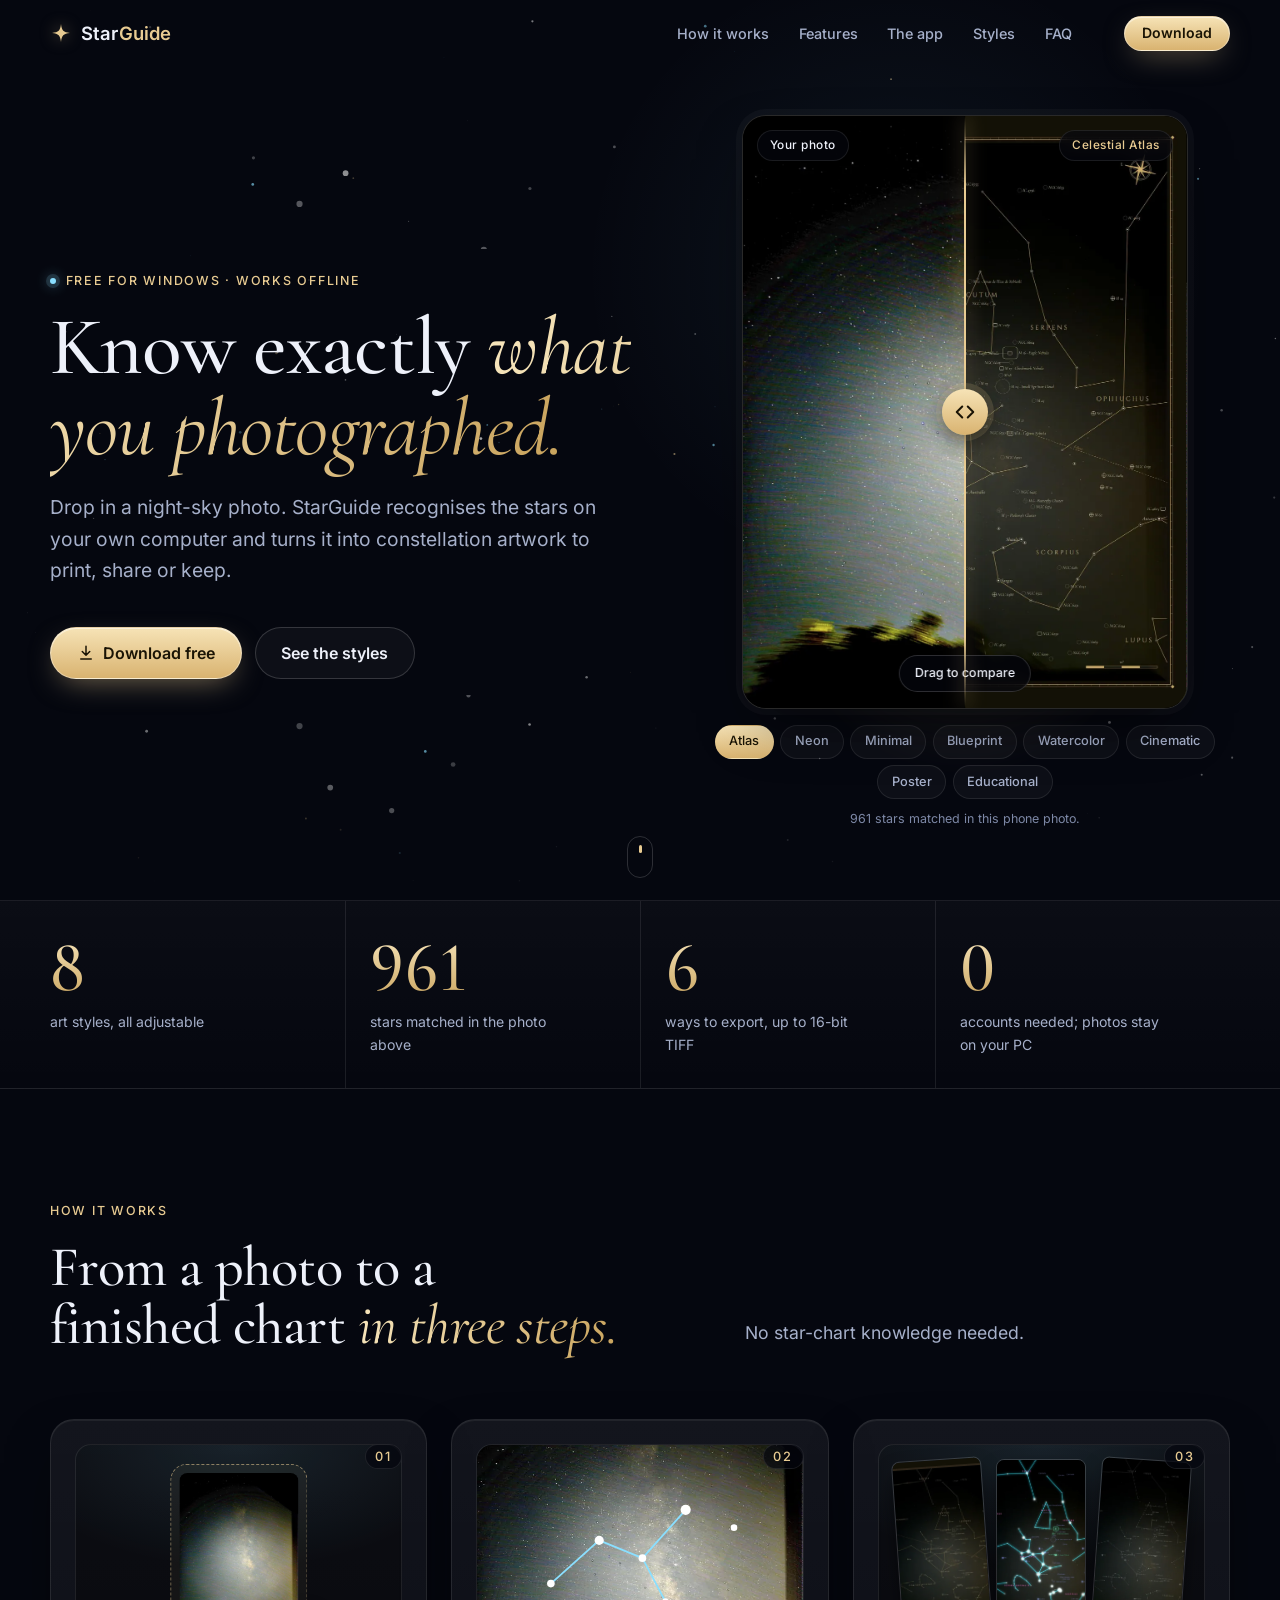
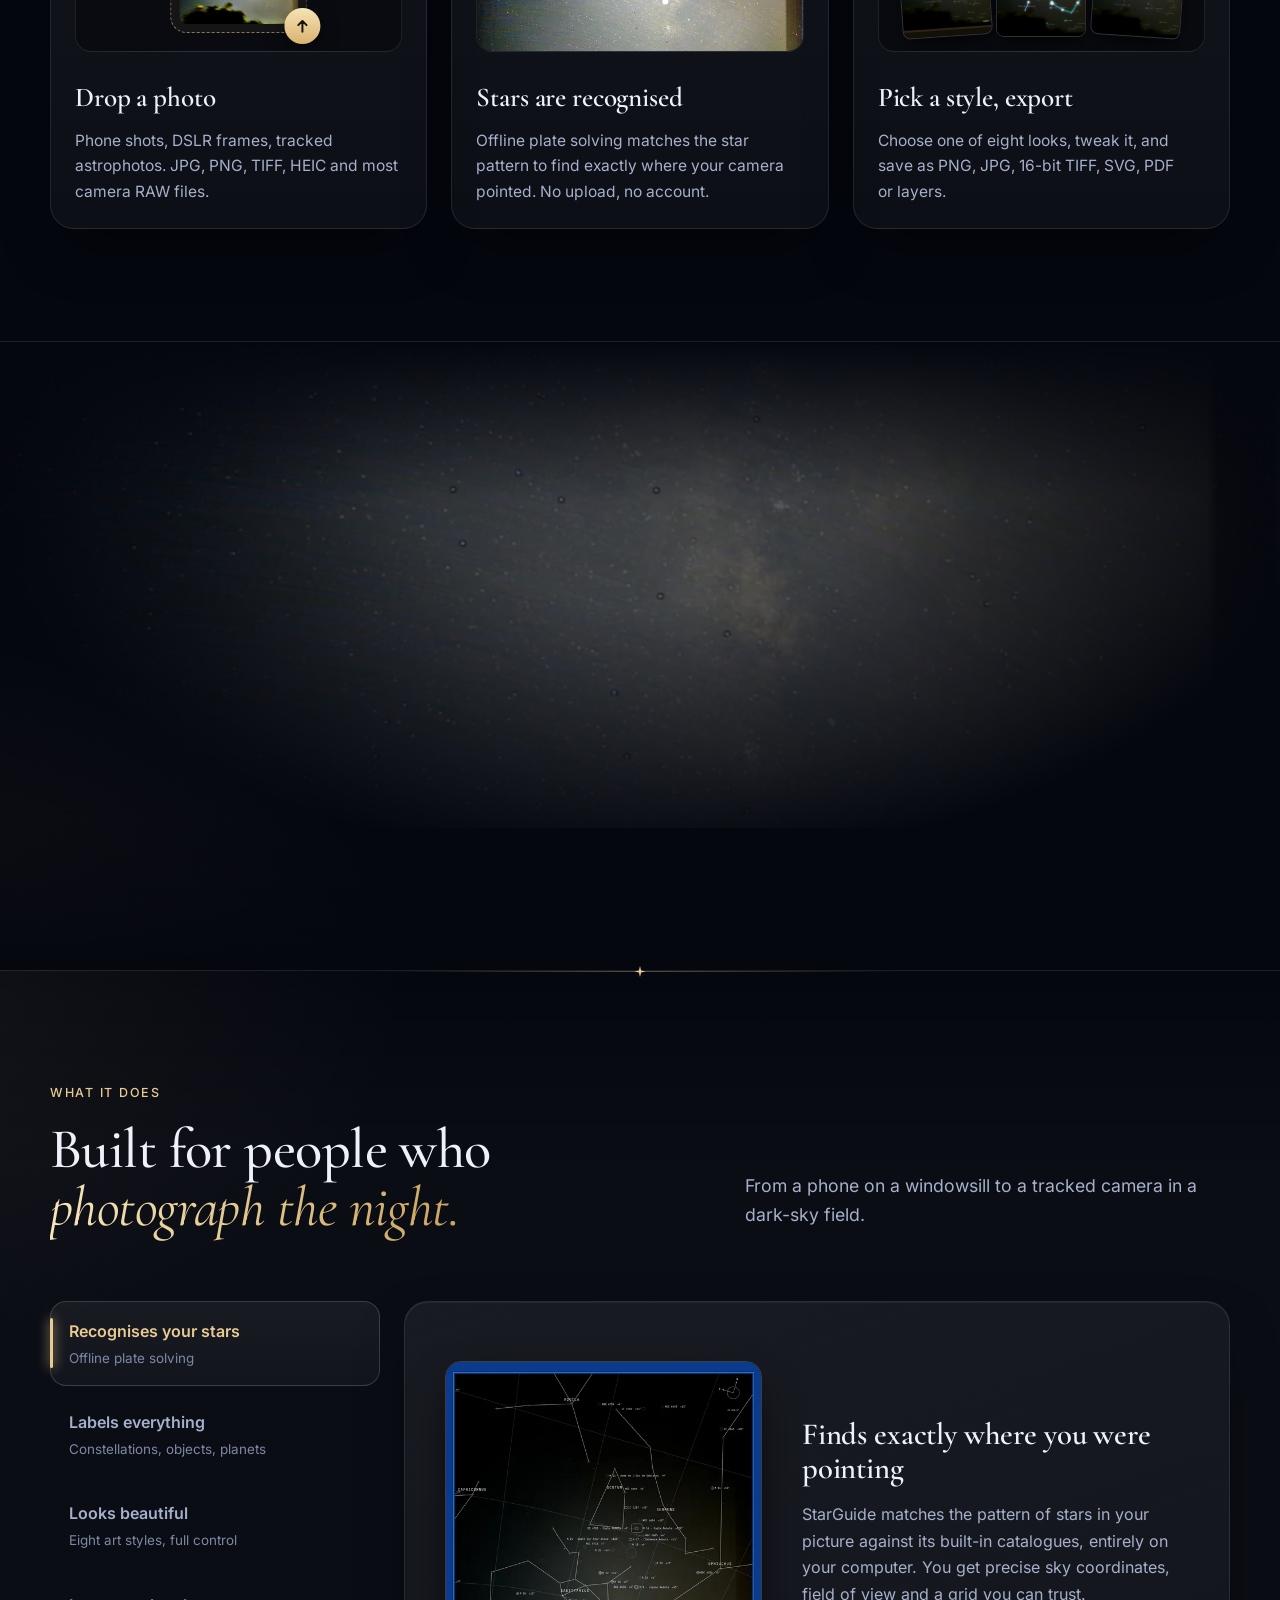
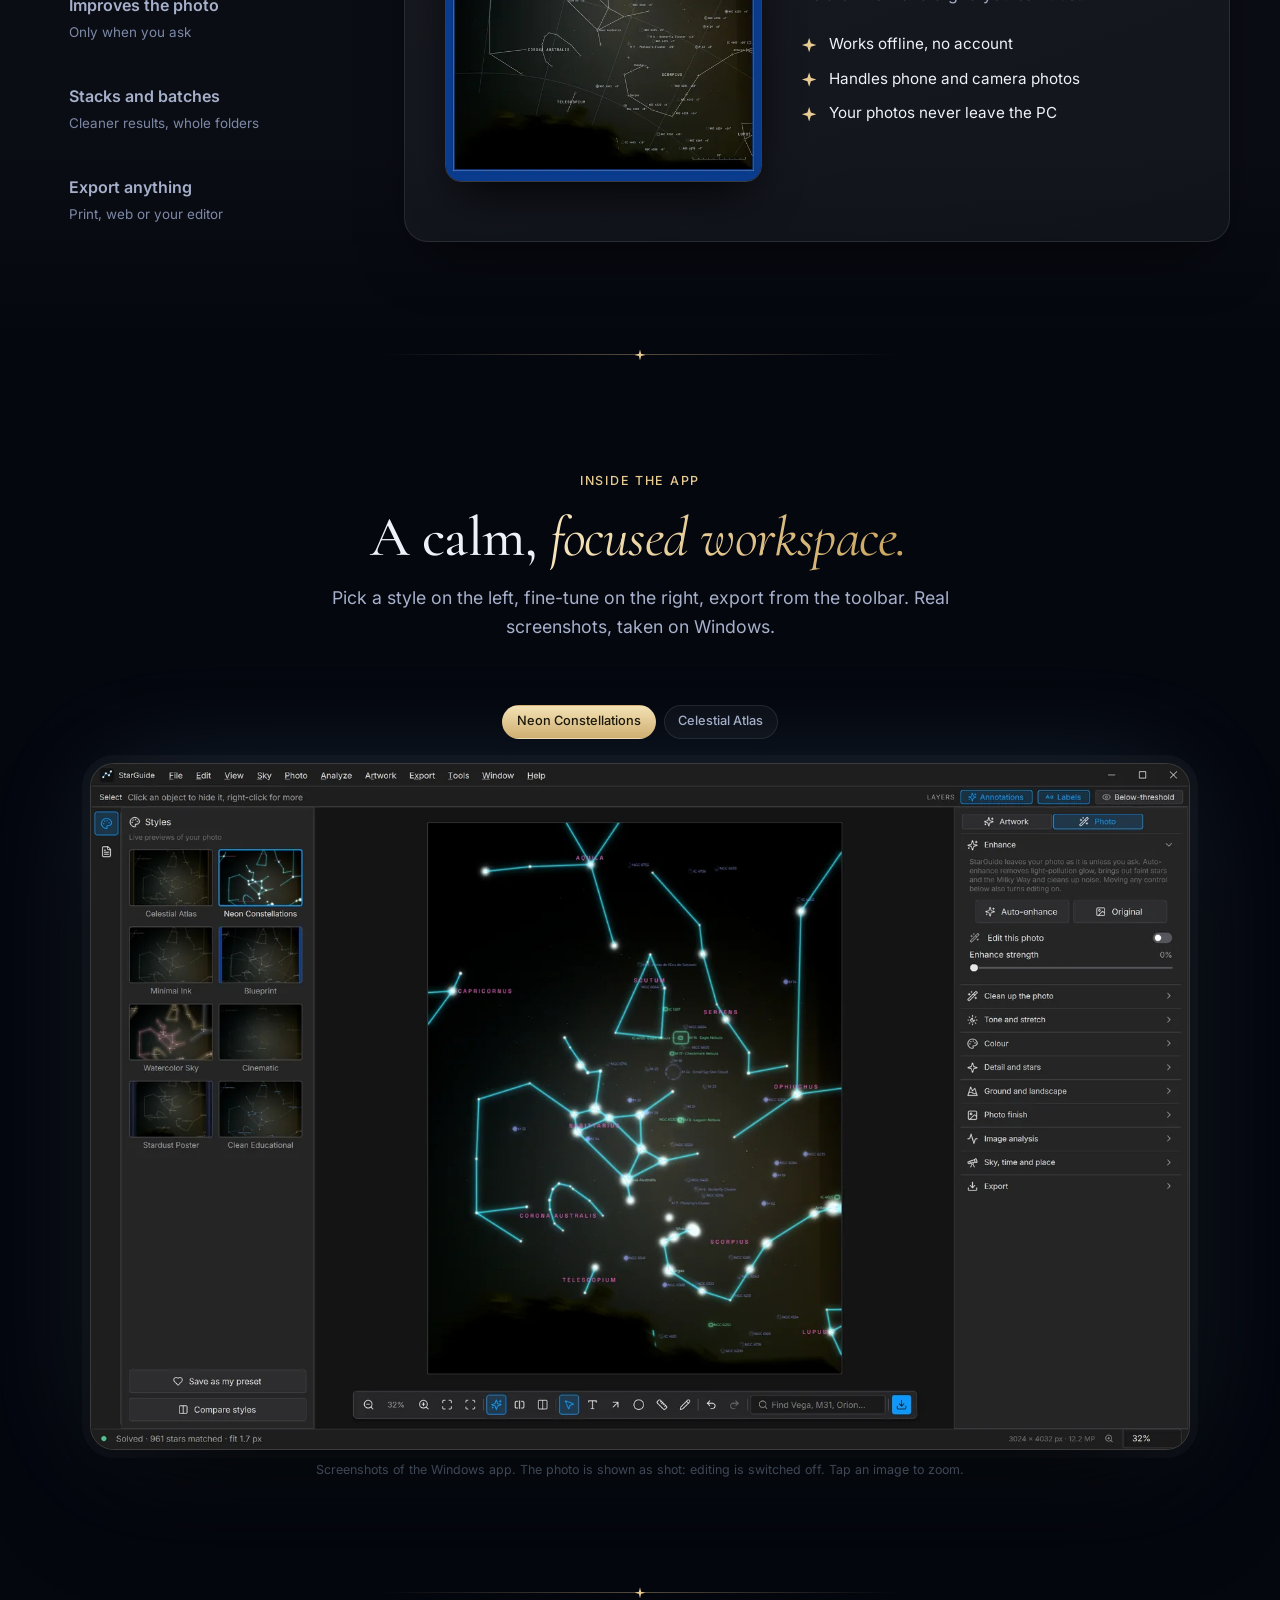
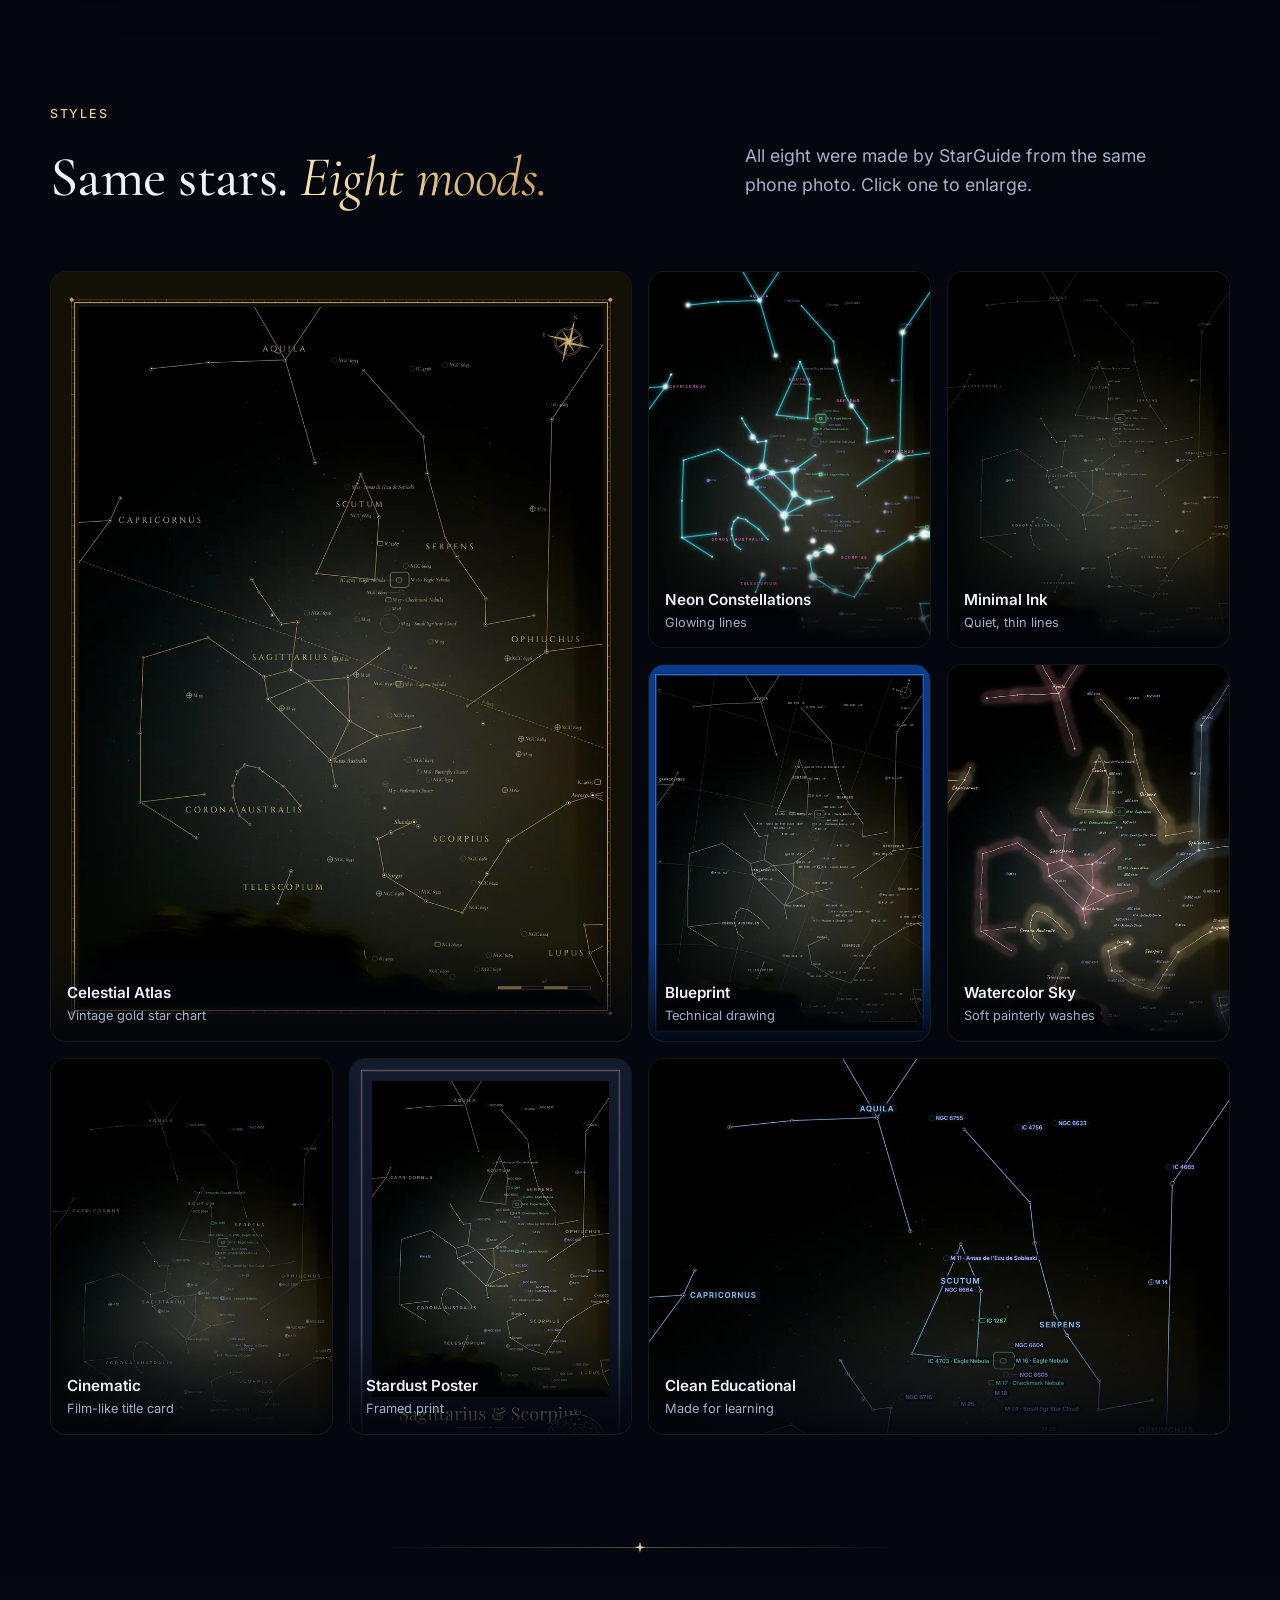
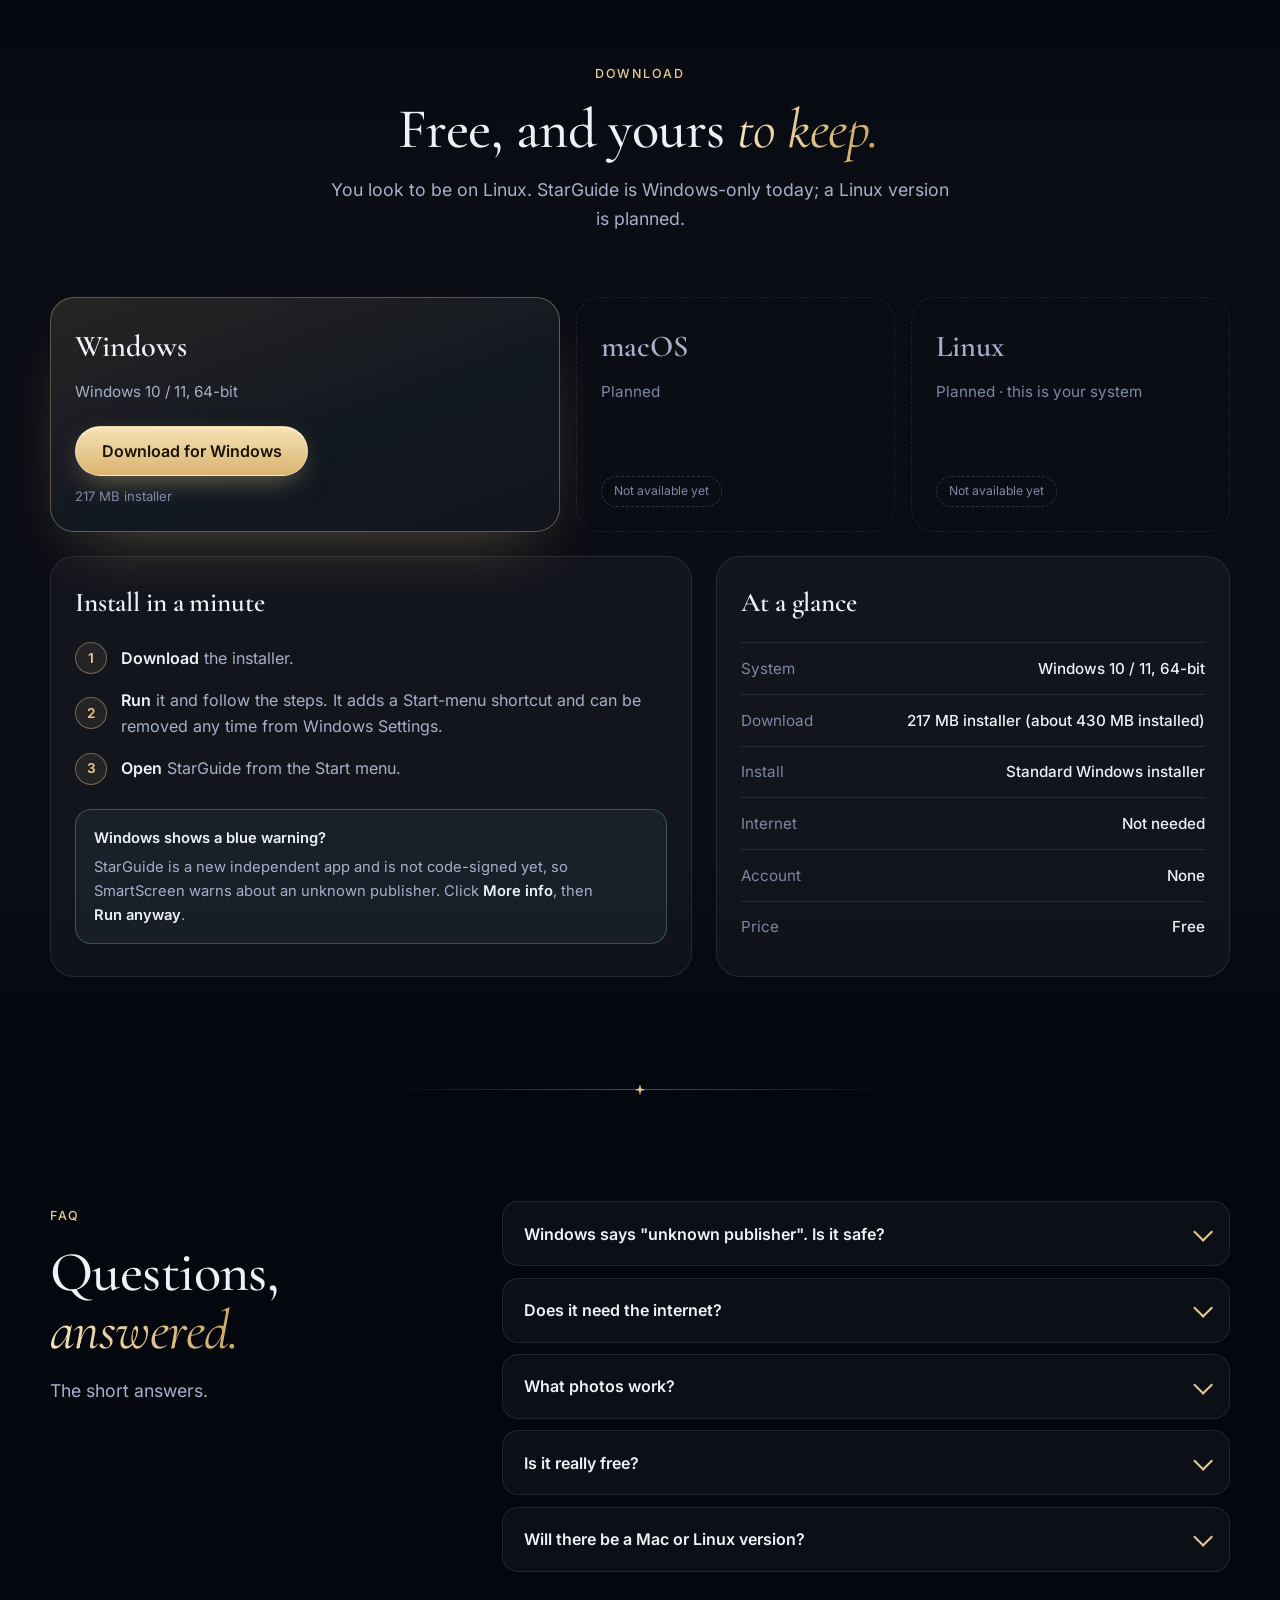
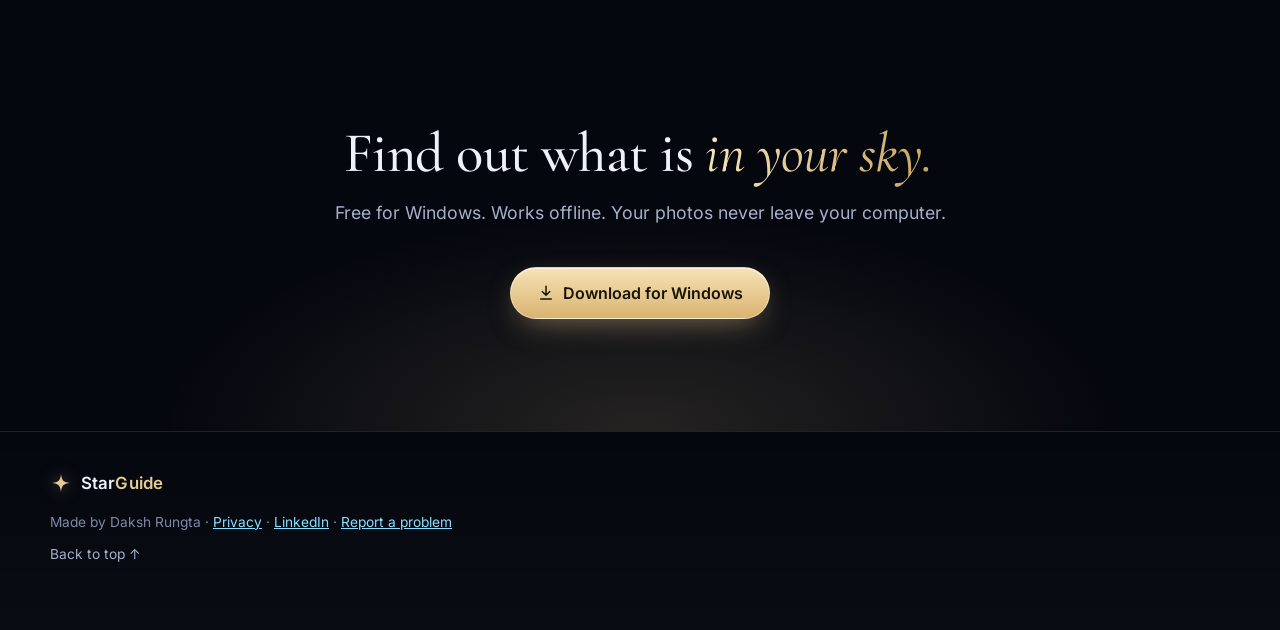
<file: index.html>
<!doctype html>
<html lang="en" class="no-js">
<head>
<meta charset="utf-8">
<meta name="viewport" content="width=device-width, initial-scale=1">
<title>StarGuide – know what you photographed</title>
<meta name="description" content="StarGuide recognises the stars in your night-sky photo, offline, and turns it into beautiful annotated constellation artwork. Free for Windows.">
<meta name="theme-color" content="#05070f">
<meta name="color-scheme" content="dark">
<meta property="og:type" content="website">
<meta property="og:title" content="StarGuide – know what you photographed">
<meta property="og:description" content="Offline star recognition and constellation artwork for night-sky photos. Free for Windows.">
<meta property="og:url" content="https://starguide.pages.dev/">
<meta property="og:site_name" content="StarGuide">
<meta property="og:image" content="https://starguide.pages.dev/img/og.jpg">
<meta property="og:image:width" content="1200">
<meta property="og:image:height" content="630">
<meta property="og:image:alt" content="A night-sky photo turned into a gold constellation chart by StarGuide">
<meta name="twitter:card" content="summary_large_image">
<meta name="twitter:image" content="https://starguide.pages.dev/img/og.jpg">
<link rel="icon" href="favicon.svg" type="image/svg+xml">
<link rel="preload" href="fonts/cormorant-garamond-latin-500-normal.woff" as="font" type="font/woff" crossorigin>
<link rel="preload" href="fonts/inter-latin-400-normal.woff" as="font" type="font/woff" crossorigin>
<link rel="preload" href="img/original-bright.webp" as="image" type="image/webp">
<link rel="stylesheet" href="css/style.css?v=20261121b">
<script>document.documentElement.className="js"</script>
</head>
<body>
<a class="skip" href="#main">Skip to content</a>
<div class="progress" aria-hidden="true"><i id="progress"></i></div>

<header class="nav" id="nav">
  <div class="wrap nav__in">
    <a class="brand" href="#top" aria-label="StarGuide home">
      <svg class="brand__mark" viewBox="0 0 64 64" aria-hidden="true"><path d="M32 6C34 25 39 30 58 32C39 34 34 39 32 58C30 39 25 34 6 32C25 30 30 25 32 6Z" fill="currentColor"/></svg>
      <span>Star<b>Guide</b></span>
    </a>
    <nav class="nav__links" id="menu" aria-label="Main">
      <a href="#how">How it works</a>
      <a href="#features">Features</a>
      <a href="#app">The app</a>
      <a href="#styles">Styles</a>
      <a href="#faq">FAQ</a>
    </nav>
    <a class="btn btn--sm nav__cta" href="#download">Download</a>
    <button class="burger" id="burger" type="button" aria-label="Menu" aria-expanded="false" aria-controls="menu"><i></i><i></i></button>
  </div>
</header>

<main id="main">
<!-- HERO -->
<section class="hero" id="top">
  <canvas class="hero__sky" id="sky" aria-hidden="true"></canvas>
  <div class="hero__glow" id="glow" aria-hidden="true"></div>
  <div class="wrap hero__in">
    <div class="hero__copy">
      <p class="eyebrow"><span class="dot"></span> Free for Windows · works offline</p>
      <h1>Know exactly <em>what you photographed.</em></h1>
      <p class="lead">Drop in a night-sky photo. StarGuide recognises the stars on your own computer and turns it into constellation artwork to print, share or keep.</p>
      <div class="cta">
        <a class="btn btn--lg" href="#download"><svg viewBox="0 0 24 24" aria-hidden="true"><path d="M12 3v12m0 0l-5-5m5 5l5-5M5 20h14" fill="none" stroke="currentColor" stroke-width="2" stroke-linecap="round" stroke-linejoin="round"/></svg>Download free</a>
        <a class="btn btn--ghost btn--lg" href="#styles">See the styles</a>
      </div>
    </div>

    <div class="stage" id="stage">
      <div class="cmp" id="cmp" style="--pos:50%">
        <img class="cmp__base" id="base" src="img/original-bright.webp" width="1100" height="1467" alt="Your night-sky photo of the Milky Way core, taken on a phone" fetchpriority="high">
        <div class="cmp__top">
          <img class="cmp__img is-on" id="topA" src="img/atlas.webp" width="1391" height="1800" alt="The same photo as a gold Celestial Atlas chart with constellations and objects labelled">
          <img class="cmp__img" id="topB" src="img/atlas.webp" width="1391" height="1800" alt="" aria-hidden="true">
        </div>
        <span class="cmp__tag cmp__tag--l" id="tagL">Your photo</span>
        <span class="cmp__tag cmp__tag--r" id="tagR">Celestial Atlas</span>
        <span class="cmp__hint" aria-hidden="true">Drag to compare</span>
        <div class="cmp__handle" id="handle" role="slider" tabindex="0" aria-label="Compare your photo with the StarGuide result" aria-valuemin="0" aria-valuemax="100" aria-valuenow="50" aria-valuetext="50% your photo">
          <span class="cmp__grip"><svg viewBox="0 0 24 24" aria-hidden="true"><path d="M9 6l-6 6 6 6M15 6l6 6-6 6" fill="none" stroke="currentColor" stroke-width="2.2" stroke-linecap="round" stroke-linejoin="round"/></svg></span>
        </div>
      </div>
      <div class="chips" id="chips" role="group" aria-label="Choose a style">
        <button type="button" class="chip is-on" data-style="atlas" aria-pressed="true">Atlas</button>
        <button type="button" class="chip" data-style="neon" aria-pressed="false">Neon</button>
        <button type="button" class="chip" data-style="minimal" aria-pressed="false">Minimal</button>
        <button type="button" class="chip" data-style="blueprint" aria-pressed="false">Blueprint</button>
        <button type="button" class="chip" data-style="watercolor" aria-pressed="false">Watercolor</button>
        <button type="button" class="chip" data-style="cinematic" aria-pressed="false">Cinematic</button>
        <button type="button" class="chip" data-style="poster" aria-pressed="false">Poster</button>
        <button type="button" class="chip" data-style="educational" aria-pressed="false">Educational</button>
      </div>
      <p class="caption">961 stars matched in this phone photo.</p>
    </div>
  </div>
  <a class="scrollcue" href="#how" aria-label="Scroll to how it works"><i></i></a>
</section>


<!-- FACTS -->
<section class="facts" aria-label="StarGuide in numbers">
  <ul class="wrap facts__in">
    <li><b data-n="8">8</b><span>art styles, all adjustable</span></li>
    <li><b data-n="961">961</b><span>stars matched in the photo above</span></li>
    <li><b data-n="6">6</b><span>ways to export, up to 16-bit TIFF</span></li>
    <li><b data-n="0">0</b><span>accounts needed; photos stay on your PC</span></li>
  </ul>
</section>

<!-- HOW IT WORKS -->
<section class="sec" id="how">
  <div class="wrap">
    <header class="sec__head sec__head--left reveal">
      <p class="eyebrow">How it works</p>
      <h2>From a photo to a finished chart <em>in three steps.</em></h2>
      <p class="sub">No star-chart knowledge needed.</p>
    </header>
    <ol class="steps" id="steps">
      <li class="step reveal">
        <div class="step__art step__art--drop" aria-hidden="true">
          <div class="dz"><img src="img/original-bright-sm.webp" alt="" width="560" height="747" loading="lazy"><span class="dz__arrow"><svg viewBox="0 0 24 24"><path d="M12 19V6m0 0l-5 5m5-5l5 5" fill="none" stroke="currentColor" stroke-width="2.4" stroke-linecap="round" stroke-linejoin="round"/></svg></span></div>
        </div>
        <span class="step__n">01</span>
        <h3>Drop a photo</h3>
        <p>Phone shots, DSLR frames, tracked astrophotos. JPG, PNG, TIFF, HEIC and most camera RAW files.</p>
      </li>
      <li class="step reveal">
        <div class="step__art" aria-hidden="true">
          <img class="solve__bg" src="img/original-bright-sm.webp" alt="" width="560" height="747" loading="lazy" decoding="async"><svg viewBox="0 0 220 140" class="solve"><g class="solve__lines" fill="none" stroke="var(--cyan)" stroke-width="1.4" stroke-linecap="round"><path d="M40 98L78 64L112 78L146 40L184 54"/><path d="M112 78L130 112"/></g><g fill="#fff"><circle cx="40" cy="98" r="3"/><circle cx="78" cy="64" r="3.6"/><circle cx="112" cy="78" r="3"/><circle cx="146" cy="40" r="4"/><circle cx="184" cy="54" r="2.6"/><circle cx="130" cy="112" r="2.4"/></g><circle class="solve__ring" cx="146" cy="40" r="10" fill="none" stroke="var(--gold)"/></svg>
        </div>
        <span class="step__n">02</span>
        <h3>Stars are recognised</h3>
        <p>Offline plate solving matches the star pattern to find exactly where your camera pointed. No upload, no account.</p>
      </li>
      <li class="step reveal">
        <div class="step__art step__art--styles" aria-hidden="true">
          <img src="img/atlas-sm.webp" alt="" width="560" height="725" loading="lazy"><img src="img/neon-sm.webp" alt="" width="560" height="747" loading="lazy"><img src="img/minimal-sm.webp" alt="" width="560" height="747" loading="lazy">
        </div>
        <span class="step__n">03</span>
        <h3>Pick a style, export</h3>
        <p>Choose one of eight looks, tweak it, and save as PNG, JPG, 16-bit TIFF, SVG, PDF or layers.</p>
      </li>
    </ol>
  </div>
</section>

<!-- STATEMENT -->
<section class="statement" aria-label="Our promise">
  <img class="statement__bg" src="img/original-bright.webp" width="1100" height="1467" alt="" loading="lazy" decoding="async">
  <div class="wrap reveal">
    <p class="statement__text">Your sky, named.<br><em>Your photos stay yours.</em></p>
    <p class="statement__sub">Recognition, catalogues and rendering all run on your computer.</p>
  </div>
</section>

<!-- FEATURES -->
<section class="sec sec--alt" id="features">
  <div class="wrap">
    <header class="sec__head sec__head--left reveal">
      <p class="eyebrow">What it does</p>
      <h2>Built for people who <em>photograph the night.</em></h2>
      <p class="sub">From a phone on a windowsill to a tracked camera in a dark-sky field.</p>
    </header>
    <div class="showcase reveal" id="showcase">
      <div class="tabs" role="tablist" aria-label="Features" aria-orientation="vertical">
        <button class="tab is-on" role="tab" id="t-solve" aria-controls="p-solve" aria-selected="true">
          <b>Recognises your stars</b><span>Offline plate solving</span></button>
        <button class="tab" role="tab" id="t-label" aria-controls="p-label" aria-selected="false" tabindex="-1">
          <b>Labels everything</b><span>Constellations, objects, planets</span></button>
        <button class="tab" role="tab" id="t-look" aria-controls="p-look" aria-selected="false" tabindex="-1">
          <b>Looks beautiful</b><span>Eight art styles, full control</span></button>
        <button class="tab" role="tab" id="t-fix" aria-controls="p-fix" aria-selected="false" tabindex="-1">
          <b>Improves the photo</b><span>Only when you ask</span></button>
        <button class="tab" role="tab" id="t-stack" aria-controls="p-stack" aria-selected="false" tabindex="-1">
          <b>Stacks and batches</b><span>Cleaner results, whole folders</span></button>
        <button class="tab" role="tab" id="t-export" aria-controls="p-export" aria-selected="false" tabindex="-1">
          <b>Export anything</b><span>Print, web or your editor</span></button>
      </div>
      <div class="panels">
        <div class="panel is-on" role="tabpanel" id="p-solve" aria-labelledby="t-solve" tabindex="0">
          <figure><img src="img/blueprint-sm.webp" width="560" height="733" loading="lazy" decoding="async" alt="Blueprint-style chart with coordinate grid, produced after the stars were recognised"></figure>
          <div><h3>Finds exactly where you were pointing</h3>
          <p>StarGuide matches the pattern of stars in your picture against its built-in catalogues, entirely on your computer. You get precise sky coordinates, field of view and a grid you can trust.</p>
          <ul class="ticks"><li>Works offline, no account</li><li>Handles phone and camera photos</li><li>Your photos never leave the PC</li></ul></div>
        </div>
        <div class="panel" role="tabpanel" id="p-label" aria-labelledby="t-label" tabindex="0" hidden>
          <figure><img src="img/educational-sm.webp" width="560" height="725" loading="lazy" decoding="async" alt="Clean Educational style with colour-coded labels for constellations, stars and nebulae"></figure>
          <div><h3>Names what is actually in frame</h3>
          <p>Constellation figures, bright stars, Messier and NGC objects, planets and the Moon, placed so labels do not collide with each other.</p>
          <ul class="ticks"><li>Colour-coded by object type</li><li>Collision-free label placement</li><li>Toggle any layer on or off</li></ul></div>
        </div>
        <div class="panel" role="tabpanel" id="p-look" aria-labelledby="t-look" tabindex="0" hidden>
          <figure><img src="img/neon-sm.webp" width="560" height="747" loading="lazy" decoding="async" alt="Neon Constellations style with glowing cyan and magenta lines"></figure>
          <div><h3>Eight styles, endlessly adjustable</h3>
          <p>From vintage gold atlas to glowing neon, each style is a starting point. Change colours, fonts, line weight and frames until it is yours.</p>
          <ul class="ticks"><li>Atlas, Neon, Ink, Blueprint and more</li><li>Full control of colour, type and lines</li><li>Print-ready poster layouts</li></ul></div>
        </div>
        <div class="panel" role="tabpanel" id="p-fix" aria-labelledby="t-fix" tabindex="0" hidden>
          <figure class="crop"><img src="img/app-enhance.webp" width="420" height="330" loading="lazy" decoding="async" alt="The Enhance section of StarGuide: Auto-enhance and Original buttons, an Edit this photo switch (off) and an Enhance strength slider at 0%"></figure>
          <div><h3>Your photo stays as shot, unless you choose</h3>
          <p>Optional clean-up, stretch, colour calibration and detail tools are there when you want them. Nothing is applied behind your back.</p>
          <ul class="ticks"><li>Opt-in, never automatic</li><li>One-click Auto-enhance or manual controls</li><li>Back to Original at any time</li></ul></div>
        </div>
        <div class="panel" role="tabpanel" id="p-stack" aria-labelledby="t-stack" tabindex="0" hidden>
          <div class="viz viz--stack" aria-hidden="true">
            <div class="pile"><img src="img/original-sm.webp" alt="" width="560" height="747"><img src="img/original-sm.webp" alt="" width="560" height="747"><img src="img/original-sm.webp" alt="" width="560" height="747"></div>
            <div class="files"><span>IMG_0001</span><span>IMG_0002</span><span>IMG_0003</span><span class="more">+ a whole folder</span></div>
          </div>
          <div><h3>More frames, cleaner sky</h3>
          <p>Combine several exposures for less noise, or point StarGuide at a whole folder and process every photo in one go.</p>
          <ul class="ticks"><li>Stack exposures of the same sky</li><li>Batch-process an entire folder</li><li>One go, start to finish</li></ul></div>
        </div>
        <div class="panel" role="tabpanel" id="p-export" aria-labelledby="t-export" tabindex="0" hidden>
          <div class="viz viz--fmt" aria-hidden="true">
            <div class="file"><b>PNG</b><small>Lossless</small></div>
            <div class="file"><b>JPG</b><small>Small and shareable</small></div>
            <div class="file"><b>TIFF</b><small>16-bit for editing</small></div>
            <div class="file"><b>SVG</b><small>Scalable vector</small></div>
            <div class="file"><b>PDF</b><small>Print-ready</small></div>
            <div class="file"><b>Layers</b><small>Finish in your editor</small></div>
          </div>
          <div><h3>Ready for the wall, the web or your editor</h3>
          <p>Export a flat image, a 16-bit TIFF for serious editing, scalable SVG, a print-ready PDF, or separate layers to finish in your own editor.</p>
          <ul class="ticks"><li>Print-ready PDF and vector SVG</li><li>16-bit TIFF for editing</li><li>Layered output</li></ul></div>
        </div>
      </div>
    </div>
  </div>
</section>

<!-- APP -->
<section class="sec" id="app">
  <div class="wrap">
    <header class="sec__head reveal">
      <p class="eyebrow">Inside the app</p>
      <h2>A calm, <em>focused workspace.</em></h2>
      <p class="sub">Pick a style on the left, fine-tune on the right, export from the toolbar. Real screenshots, taken on Windows.</p>
    </header>
    <div class="appshot reveal" id="appshot">
      <div class="appshot__bar" role="group" aria-label="Choose a screenshot">
        <button type="button" class="chip is-on" data-shot="neon" aria-pressed="true">Neon Constellations</button>
        <button type="button" class="chip" data-shot="atlas" aria-pressed="false">Celestial Atlas</button>
      </div>
      <div class="appshot__frame" id="appframe" tabindex="-1">
        <img class="appshot__img is-on" id="shotA" src="img/app-neon.webp" width="1600" height="1000" loading="lazy" decoding="async" alt="The StarGuide window: a style gallery on the left, the photo with glowing neon constellation lines in the centre, and photo controls on the right">
        <img class="appshot__img" id="shotB" src="img/app-atlas.webp" width="1600" height="1000" loading="lazy" decoding="async" alt="" aria-hidden="true">
      </div>
      <p class="caption">Screenshots of the Windows app. The photo is shown as shot: editing is switched off. Tap an image to zoom.</p>
    </div>
  </div>
</section>

<!-- STYLES -->
<section class="sec" id="styles">
  <div class="wrap">
    <header class="sec__head sec__head--left reveal">
      <p class="eyebrow">Styles</p>
      <h2>Same stars. <em>Eight moods.</em></h2>
      <p class="sub">All eight were made by StarGuide from the same phone photo. Click one to enlarge.</p>
    </header>
    <ul class="gallery">
      <li class="reveal g-big"><a href="img/atlas.webp" data-cap="Celestial Atlas — vintage star chart with fine gold linework"><img src="img/atlas.webp" width="1391" height="1800" loading="lazy" decoding="async" alt="Celestial Atlas style"><span><b>Celestial Atlas</b>Vintage gold star chart</span></a></li>
      <li class="reveal"><a href="img/neon.webp" data-cap="Neon Constellations — glowing lines over a deepened sky"><img src="img/neon-sm.webp" width="560" height="747" loading="lazy" decoding="async" alt="Neon Constellations style"><span><b>Neon Constellations</b>Glowing lines</span></a></li>
      <li class="reveal"><a href="img/minimal.webp" data-cap="Minimal Ink — ultra-thin lines and quiet small-caps labels"><img src="img/minimal-sm.webp" width="560" height="747" loading="lazy" decoding="async" alt="Minimal Ink style"><span><b>Minimal Ink</b>Quiet, thin lines</span></a></li>
      <li class="reveal"><a href="img/blueprint.webp" data-cap="Blueprint — technical drawing with grid and coordinate ticks"><img src="img/blueprint-sm.webp" width="560" height="733" loading="lazy" decoding="async" alt="Blueprint style"><span><b>Blueprint</b>Technical drawing</span></a></li>
      <li class="reveal"><a href="img/watercolor.webp" data-cap="Watercolor Sky — painterly washes and a pastel palette"><img src="img/watercolor-sm.webp" width="560" height="747" loading="lazy" decoding="async" alt="Watercolor Sky style"><span><b>Watercolor Sky</b>Soft painterly washes</span></a></li>
      <li class="reveal"><a href="img/cinematic.webp" data-cap="Cinematic — film-like grade and an elegant title card"><img src="img/cinematic-sm.webp" width="560" height="896" loading="lazy" decoding="async" alt="Cinematic style"><span><b>Cinematic</b>Film-like title card</span></a></li>
      <li class="reveal"><a href="img/poster.webp" data-cap="Stardust Poster — a framed print with title, legend and mini sky chart"><img src="img/poster-sm.webp" width="560" height="887" loading="lazy" decoding="async" alt="Stardust Poster style"><span><b>Stardust Poster</b>Framed print</span></a></li>
      <li class="reveal g-wide"><a href="img/educational.webp" data-cap="Clean Educational — high-contrast, colour-coded labels"><img src="img/educational.webp" width="1350" height="1800" loading="lazy" decoding="async" alt="Clean Educational style"><span><b>Clean Educational</b>Made for learning</span></a></li>
    </ul>
  </div>
</section>

<!-- DOWNLOAD -->
<section class="sec sec--alt" id="download">
  <div class="wrap">
    <header class="sec__head reveal">
      <p class="eyebrow">Download</p>
      <h2>Free, and yours <em>to keep.</em></h2>
      <p class="sub" id="osnote">StarGuide for Windows 10 and 11.</p>
    </header>
    <div class="dl reveal">
      <div class="oses" role="list">
        <div class="os os--on" role="listitem" id="os-win" data-os="win">
          <h3>Windows</h3>
          <p>Windows 10 / 11, 64-bit</p>
          <a class="btn btn--lg" href="https://github.com/44-61-6B-73-68/StarGuide-releases/releases/latest/download/StarGuide-Setup-1.0.1.exe">Download for Windows</a>
          <small>217 MB installer</small>
        </div>
        <div class="os os--soon" role="listitem" id="os-mac" data-os="mac"><h3>macOS</h3><p>Planned</p><span class="pill">Not available yet</span></div>
        <div class="os os--soon" role="listitem" id="os-lin" data-os="lin"><h3>Linux</h3><p>Planned</p><span class="pill">Not available yet</span></div>
      </div>
      <div class="install">
        <h3>Install in a minute</h3>
        <ol class="isteps">
          <li><span><b>Download</b> the installer.</span></li>
          <li><span><b>Run</b> it and follow the steps. It adds a Start-menu shortcut and can be removed any time from Windows Settings.</span></li>
          <li><span><b>Open</b> StarGuide from the Start menu.</span></li>
        </ol>
        <div class="callout">
          <b>Windows shows a blue warning?</b>
          <p>StarGuide is a new independent app and is not code-signed yet, so SmartScreen warns about an unknown publisher. Click <b>More info</b>, then <b>Run anyway</b>.</p>
        </div>
      </div>
      <div class="specs">
        <h3>At a glance</h3>
        <dl>
          <div><dt>System</dt><dd>Windows 10 / 11, 64-bit</dd></div>
          <div><dt>Download</dt><dd>217 MB installer (about 430 MB installed)</dd></div>
          <div><dt>Install</dt><dd>Standard Windows installer</dd></div>
          <div><dt>Internet</dt><dd>Not needed</dd></div>
          <div><dt>Account</dt><dd>None</dd></div>
          <div><dt>Price</dt><dd>Free</dd></div>
        </dl>
      </div>
    </div>
  </div>
</section>

<!-- FAQ -->
<section class="sec" id="faq">
  <div class="wrap faqgrid">
    <header class="sec__head sec__head--stack reveal">
      <p class="eyebrow">FAQ</p>
      <h2>Questions, <em>answered.</em></h2>
      <p class="sub">The short answers.</p>
    </header>
    <div class="faq reveal">
      <details><summary>Windows says "unknown publisher". Is it safe?</summary><div class="ans"><p>StarGuide is a new independent app and is not code-signed yet, so Windows SmartScreen shows a warning. Click <b>More info</b>, then <b>Run anyway</b>.</p></div></details>
      <details><summary>Does it need the internet?</summary><div class="ans"><p>No. Star recognition, catalogues and rendering all run on your computer. Only optional extras (online solving, satellite data, update check) use the internet, and only when you switch them on.</p></div></details>
      <details><summary>What photos work?</summary><div class="ans"><p>JPG, PNG, TIFF, HEIC and most camera RAW files, from phone shots to wide-field astrophotos.</p></div></details>
      <details><summary>Is it really free?</summary><div class="ans"><p>Yes. This version is free to use and keep. Future versions may add paid editions, but the copy you download stays yours.</p></div></details>
      <details><summary>Will there be a Mac or Linux version?</summary><div class="ans"><p>They are planned, but only Windows is available today.</p></div></details>
    </div>
  </div>
</section>
<section class="closer" aria-labelledby="closer-h">
  <div class="wrap reveal">
    <h2 id="closer-h">Find out what is <em>in your sky.</em></h2>
    <p class="sub">Free for Windows. Works offline. Your photos never leave your computer.</p>
    <p class="cta cta--center"><a class="btn btn--lg" href="https://github.com/44-61-6B-73-68/StarGuide-releases/releases/latest/download/StarGuide-Setup-1.0.1.exe"><svg viewBox="0 0 24 24" aria-hidden="true"><path d="M12 3v12m0 0l-5-5m5 5l5-5M5 20h14" fill="none" stroke="currentColor" stroke-width="2" stroke-linecap="round" stroke-linejoin="round"/></svg>Download for Windows</a></p>
  </div>
</section>
</main>

<footer class="foot">
  <div class="wrap foot__in">
    <div>
      <a class="brand" href="#top"><svg class="brand__mark" viewBox="0 0 64 64" aria-hidden="true"><path d="M32 6C34 25 39 30 58 32C39 34 34 39 32 58C30 39 25 34 6 32C25 30 30 25 32 6Z" fill="currentColor"/></svg><span>Star<b>Guide</b></span></a>
      <p>Made by Daksh Rungta · <a href="privacy.html">Privacy</a> · <a href="https://www.linkedin.com/in/daksh-rungta/" rel="noopener">LinkedIn</a> · <a href="https://github.com/44-61-6B-73-68/StarGuide-releases/issues" rel="noopener">Report a problem</a></p>
      <p><a class="totop" href="#top">Back to top ↑</a></p>
    </div>
  </div>
</footer>

<dialog class="lb" id="lb" aria-label="Image viewer">
  <button class="lb__x" type="button" aria-label="Close">×</button>
  <button class="lb__zoom" type="button">Zoom</button>
  <button class="lb__nav lb__prev" type="button" aria-label="Previous style">‹</button>
  <figure><img id="lbImg" alt=""><figcaption id="lbCap"></figcaption></figure>
  <button class="lb__nav lb__next" type="button" aria-label="Next style">›</button>
</dialog>

<script src="js/main.js?v=20261121b" defer></script>
</body>
</html>
</file>
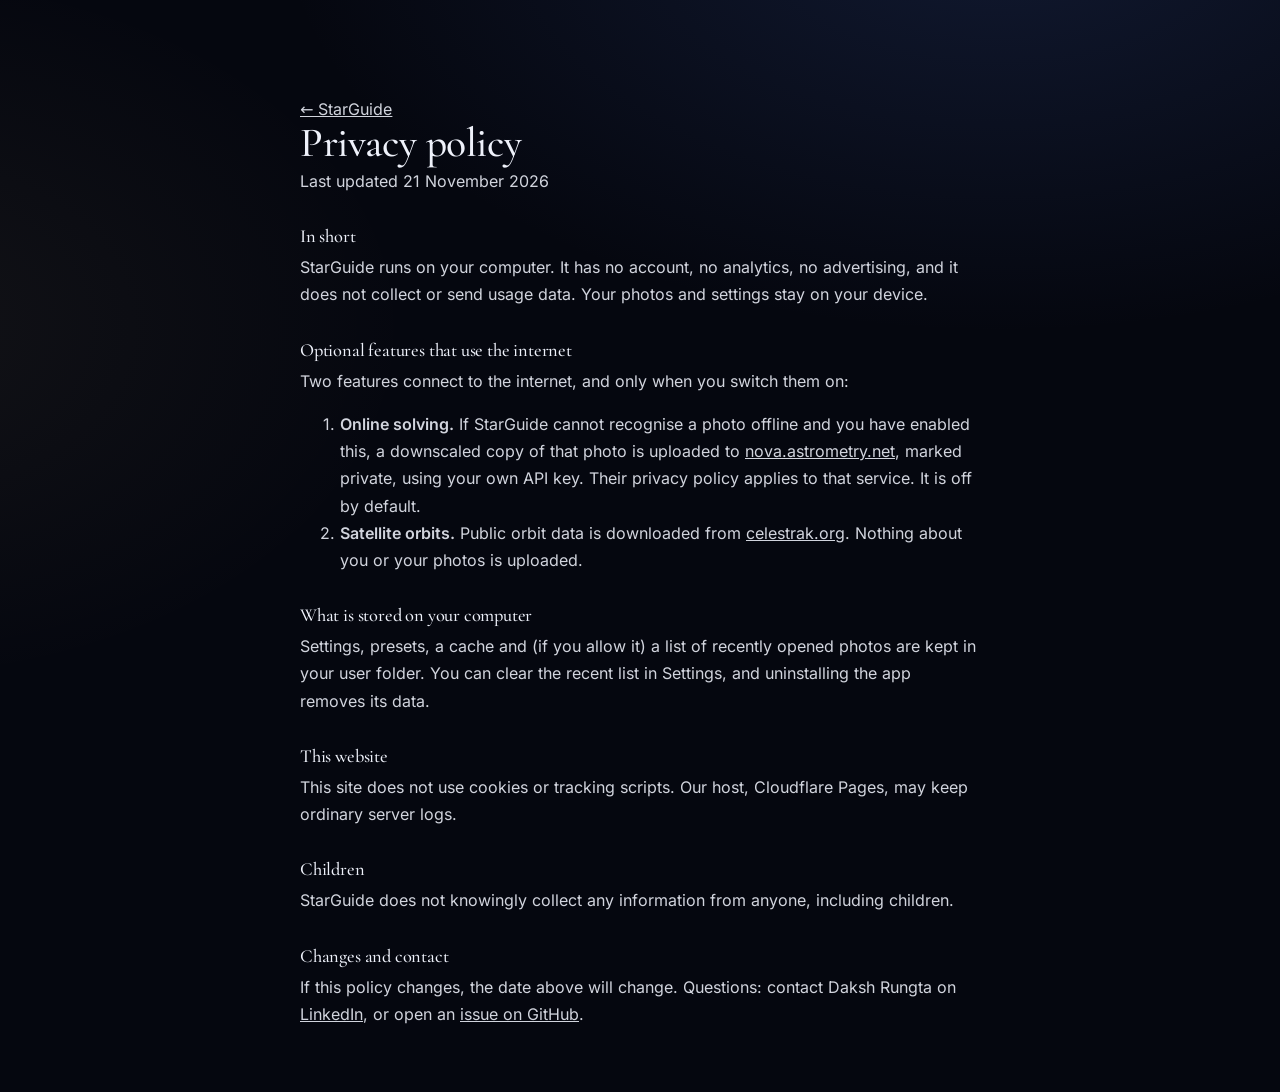
<file: privacy.html>
<!doctype html>
<html lang="en">
<head>
<meta charset="utf-8">
<meta name="viewport" content="width=device-width, initial-scale=1">
<title>Privacy policy – StarGuide</title>
<meta name="description" content="StarGuide privacy policy: your photos stay on your computer.">
<meta name="theme-color" content="#05070f">
<meta name="color-scheme" content="dark">
<link rel="icon" href="favicon.svg" type="image/svg+xml">
<link rel="stylesheet" href="css/style.css?v=20261121b">
<style>
.policy{max-width:720px;margin:0 auto;padding:6rem 1.25rem 4rem;line-height:1.7}
.policy h1{font-family:"Cormorant Garamond",serif;font-weight:500;font-size:2.6rem;margin:0 0 .25rem}
.policy h2{font-size:1.15rem;margin:2rem 0 .5rem}
.policy p,.policy li{opacity:.88}
.policy a{color:inherit;text-decoration:underline}
</style>
</head>
<body>
<main class="policy">
<p><a href="/">← StarGuide</a></p>
<h1>Privacy policy</h1>
<p>Last updated 21 November 2026</p>

<h2>In short</h2>
<p>StarGuide runs on your computer. It has no account, no analytics, no advertising, and it does not collect or send usage data. Your photos and settings stay on your device.</p>

<h2>Optional features that use the internet</h2>
<p>Two features connect to the internet, and only when you switch them on:</p>
<ol>
<li><b>Online solving.</b> If StarGuide cannot recognise a photo offline and you have enabled this, a downscaled copy of that photo is uploaded to <a href="https://nova.astrometry.net">nova.astrometry.net</a>, marked private, using your own API key. Their privacy policy applies to that service. It is off by default.</li>
<li><b>Satellite orbits.</b> Public orbit data is downloaded from <a href="https://celestrak.org">celestrak.org</a>. Nothing about you or your photos is uploaded.</li>
</ol>

<h2>What is stored on your computer</h2>
<p>Settings, presets, a cache and (if you allow it) a list of recently opened photos are kept in your user folder. You can clear the recent list in Settings, and uninstalling the app removes its data.</p>

<h2>This website</h2>
<p>This site does not use cookies or tracking scripts. Our host, Cloudflare Pages, may keep ordinary server logs.</p>

<h2>Children</h2>
<p>StarGuide does not knowingly collect any information from anyone, including children.</p>

<h2>Changes and contact</h2>
<p>If this policy changes, the date above will change. Questions: contact Daksh Rungta on <a href="https://www.linkedin.com/in/daksh-rungta/" rel="noopener">LinkedIn</a>, or open an <a href="https://github.com/44-61-6B-73-68/StarGuide-releases/issues" rel="noopener">issue on GitHub</a>.</p>
</main>
</body>
</html>
</file>
<file: css/style.css>
/* StarGuide landing page — design tokens first */
@font-face{font-family:"Cormorant Garamond";src:url(../fonts/cormorant-garamond-latin-500-normal.woff) format("woff");font-weight:500;font-style:normal;font-display:swap}
@font-face{font-family:"Cormorant Garamond";src:url(../fonts/cormorant-garamond-latin-600-normal.woff) format("woff");font-weight:600;font-style:normal;font-display:swap}
@font-face{font-family:"Cormorant Garamond";src:url(../fonts/cormorant-garamond-latin-400-italic.woff) format("woff");font-weight:400;font-style:italic;font-display:swap}
@font-face{font-family:"Inter";src:url(../fonts/inter-latin-400-normal.woff) format("woff");font-weight:400;font-display:swap}
@font-face{font-family:"Inter";src:url(../fonts/inter-latin-500-normal.woff) format("woff");font-weight:500;font-display:swap}
@font-face{font-family:"Inter";src:url(../fonts/inter-latin-600-normal.woff) format("woff");font-weight:600;font-display:swap}

:root{
  --bg:#05070f; --bg2:#080c1a; --surface:rgba(255,255,255,.035); --surface2:rgba(255,255,255,.06);
  --line:rgba(255,255,255,.09); --line2:rgba(255,255,255,.16);
  --text:#eef1fa; --muted:#a6b0ca; --dim:#7d88a6;
  --gold:#e8cb92; --gold2:#c9a35c; --cyan:#8adfff;
  --serif:"Cormorant Garamond","Iowan Old Style","Palatino Linotype",Georgia,serif;
  --sans:"Inter",system-ui,-apple-system,"Segoe UI",Roboto,sans-serif;
  --r-sm:10px; --r-md:16px; --r-lg:24px;
  --s1:.5rem; --s2:1rem; --s3:1.5rem; --s4:2.5rem; --s5:4rem; --s6:7rem;
  --shadow:0 1px 0 rgba(255,255,255,.06) inset,0 24px 60px -20px rgba(0,0,0,.7);
  --ease:cubic-bezier(.2,.7,.2,1);
  --nav-h:68px;
}
*{box-sizing:border-box}
html{scroll-behavior:smooth;scroll-padding-top:calc(var(--nav-h) + 12px);-webkit-text-size-adjust:100%}
body{margin:0;background:var(--bg);color:var(--text);font:400 1rem/1.65 var(--sans);-webkit-font-smoothing:antialiased;overflow-x:hidden;
  background-image:radial-gradient(1200px 700px at 78% -8%,rgba(60,90,170,.22),transparent 60%),radial-gradient(900px 600px at -10% 30%,rgba(232,203,146,.06),transparent 60%)}
img{max-width:100%;height:auto;display:block}
a{color:var(--cyan)}
:focus-visible{outline:2px solid var(--cyan);outline-offset:3px;border-radius:6px}
.skip{position:absolute;left:-999px;top:8px;background:var(--gold);color:#1a1405;padding:.6rem 1rem;border-radius:8px;z-index:100;font-weight:600}
.skip:focus{left:8px}
.wrap{width:min(1180px,100% - 2.5rem);margin-inline:auto}
.wrap--narrow{width:min(820px,100% - 2.5rem)}
.progress{position:fixed;inset:0 0 auto 0;height:2px;z-index:60;pointer-events:none}
.progress i{display:block;height:100%;width:100%;transform:scaleX(0);transform-origin:left;background:linear-gradient(90deg,var(--gold),var(--cyan))}

/* type */
h1,h2,h3{margin:0;font-weight:500}
h1,h2{font-family:var(--serif);letter-spacing:-.01em;text-wrap:balance}
h1{font-size:clamp(2.8rem,6.4vw,5.2rem);line-height:.98;font-weight:500}
h2{font-size:clamp(2.2rem,4.4vw,3.6rem);line-height:1.04}
h1 em,h2 em{font-style:italic;font-weight:400;background:linear-gradient(100deg,#f7e6bd,var(--gold2));-webkit-background-clip:text;background-clip:text;color:transparent;padding-right:.06em}
h3{font-size:1.1rem;font-weight:600;letter-spacing:-.005em}
p{margin:0}
.eyebrow{display:inline-flex;align-items:center;gap:.6rem;font-size:.78rem;font-weight:500;letter-spacing:.14em;text-transform:uppercase;color:var(--gold);margin-bottom:var(--s2)}
.eyebrow .dot{width:6px;height:6px;border-radius:50%;background:var(--cyan);box-shadow:0 0 0 4px rgba(138,223,255,.15),0 0 14px var(--cyan)}
.lead{font-size:clamp(1.05rem,1.5vw,1.2rem);color:var(--muted);max-width:34em;margin-top:var(--s3)}
.sub{color:var(--muted);font-size:1.1rem;max-width:36em;margin:var(--s2) auto 0}

/* buttons */
.btn{display:inline-flex;align-items:center;justify-content:center;gap:.55rem;font:600 .95rem/1 var(--sans);color:#1a1405;text-decoration:none;padding:.8rem 1.25rem;border-radius:999px;border:1px solid rgba(255,255,255,.35);
  background:linear-gradient(180deg,#f6e3b6,#d9b370);box-shadow:0 1px 0 rgba(255,255,255,.5) inset,0 10px 30px -10px rgba(232,203,146,.55);transition:transform .25s var(--ease),box-shadow .25s,filter .25s;cursor:pointer}
.btn:hover{transform:translateY(-2px);filter:brightness(1.06);box-shadow:0 1px 0 rgba(255,255,255,.5) inset,0 16px 38px -10px rgba(232,203,146,.7)}
.btn:active{transform:translateY(1px) scale(.97);filter:brightness(.96)}
.chip:active,.tab:active{transform:scale(.97)}
.btn svg{width:18px;height:18px}
.btn--lg{padding:1rem 1.6rem;font-size:1rem}
.btn--sm{padding:.6rem 1.05rem;font-size:.88rem}
.btn--ghost{background:var(--surface);color:var(--text);border-color:var(--line2);box-shadow:none}
.btn--ghost:hover{background:var(--surface2);box-shadow:none;filter:none}

/* nav */
.nav{position:fixed;inset:0 0 auto 0;z-index:50;height:var(--nav-h);display:flex;align-items:center;transition:background .3s,border-color .3s,backdrop-filter .3s;border-bottom:1px solid transparent}
.nav.is-stuck{background:rgba(5,7,15,.72);backdrop-filter:saturate(1.4) blur(16px);-webkit-backdrop-filter:saturate(1.4) blur(16px);border-color:var(--line)}
.nav__in{display:flex;align-items:center;justify-content:space-between;gap:var(--s3)}
.brand{display:inline-flex;align-items:center;gap:.55rem;text-decoration:none;color:var(--text);font:600 1.15rem/1 var(--sans);letter-spacing:.01em}
.brand b{color:var(--gold);font-weight:600}
.brand__mark{width:22px;height:22px;color:var(--gold);filter:drop-shadow(0 0 8px rgba(232,203,146,.5))}
.nav__links{display:flex;gap:.25rem;margin-left:auto;margin-right:var(--s2)}
.nav__links a{color:var(--muted);text-decoration:none;font-size:.9rem;font-weight:500;padding:.5rem .8rem;border-radius:999px;transition:color .2s,background .2s}
.nav__links a:hover{color:var(--text)}
.nav__links a.is-active{color:var(--text);background:var(--surface2)}

/* hero */
.hero{position:relative;min-height:100svh;display:flex;align-items:center;padding:calc(var(--nav-h) + 1rem) 0 var(--s4);overflow:hidden;isolation:isolate}
.hero__sky{position:absolute;inset:0;width:100%;height:100%;z-index:-1}
.hero::after{content:"";position:absolute;inset:auto 0 0 0;height:160px;background:linear-gradient(transparent,var(--bg));z-index:-1;pointer-events:none}
.hero__in{display:grid;grid-template-columns:minmax(0,1.05fr) minmax(0,.95fr);gap:clamp(2rem,5vw,5rem);align-items:center}
.cta{display:flex;flex-wrap:wrap;gap:.8rem;margin-top:var(--s4)}
.trust-unused{display:flex;flex-wrap:wrap;gap:.5rem .6rem;list-style:none;margin:var(--s4) 0 0;padding:0}
.trust li{font-size:.82rem;color:var(--muted);padding:.35rem .8rem;border:1px solid var(--line);border-radius:999px;background:var(--surface)}
.scrollcue{position:absolute;left:50%;bottom:22px;width:26px;height:42px;margin-left:-13px;border:1.5px solid var(--line2);border-radius:14px;display:block}
.scrollcue i{position:absolute;left:50%;top:8px;width:3px;height:8px;margin-left:-1.5px;border-radius:2px;background:var(--gold);animation:cue 2s var(--ease) infinite}
@keyframes cue{0%{opacity:0;transform:translateY(0)}30%{opacity:1}100%{opacity:0;transform:translateY(14px)}}

.hero__glow{position:absolute;inset:0;z-index:-1;pointer-events:none;background:radial-gradient(520px circle at var(--hx,70%) var(--hy,30%),rgba(138,223,255,.07),transparent 60%)}

/* hero entrance */
.js .hero__copy>*{opacity:0;transform:translateY(22px);animation:rise .9s var(--ease) forwards}
.js .hero__copy>*:nth-child(1){animation-delay:.05s}.js .hero__copy>*:nth-child(2){animation-delay:.15s}.js .hero__copy>*:nth-child(3){animation-delay:.28s}.js .hero__copy>*:nth-child(4){animation-delay:.4s}
.js .stage{opacity:0;animation:rise 1.1s var(--ease) .2s forwards}
@keyframes rise{to{opacity:1;transform:none}}

/* before/after */
.stage{width:100%;max-width:540px;justify-self:center;position:relative}
.stage{--gr:232;--gg:203;--gb:146;transition:--gr .9s,--gg .9s,--gb .9s}
@property --gr{syntax:"<number>";inherits:true;initial-value:232}
@property --gg{syntax:"<number>";inherits:true;initial-value:203}
@property --gb{syntax:"<number>";inherits:true;initial-value:146}
.stage::before{content:"";position:absolute;inset:-12% -10%;background:radial-gradient(closest-side,rgba(var(--gr),var(--gg),var(--gb),.22),transparent 70%);z-index:-1;filter:blur(10px)}
.cmp{position:relative;aspect-ratio:3/4;min-height:340px;max-height:min(66svh,720px);margin-inline:auto;border-radius:var(--r-lg);overflow:hidden;border:1px solid var(--line2);background:#000;box-shadow:var(--shadow),0 0 0 6px rgba(255,255,255,.03);user-select:none;-webkit-user-select:none;touch-action:pan-y;cursor:ew-resize;transition:transform .5s var(--ease);will-change:transform}
.cmp img{position:absolute;inset:0;width:100%;height:100%;object-fit:cover}
.cmp__top{position:absolute;inset:0;clip-path:inset(0 0 0 var(--pos))}
.cmp__img{opacity:0;transition:opacity .5s var(--ease)}
.cmp__img.is-on{opacity:1}
.cmp__tag{position:absolute;top:14px;padding:.3rem .75rem;border-radius:999px;font-size:.74rem;font-weight:500;letter-spacing:.04em;color:var(--text);background:rgba(5,7,15,.6);backdrop-filter:blur(10px);-webkit-backdrop-filter:blur(10px);border:1px solid var(--line);pointer-events:none;z-index:2}
.cmp__tag--l{left:14px}.cmp__tag--r{right:14px;color:var(--gold)}
.cmp__handle{position:absolute;top:0;bottom:0;left:var(--pos);width:44px;margin-left:-22px;z-index:3;cursor:ew-resize;outline-offset:-4px;touch-action:pan-y}
.cmp__handle::before{content:"";position:absolute;left:50%;top:0;bottom:0;width:2px;margin-left:-1px;background:linear-gradient(transparent,var(--gold) 12%,var(--gold) 88%,transparent);box-shadow:0 0 18px rgba(232,203,146,.7)}
.cmp__grip{position:absolute;top:50%;left:50%;width:46px;height:46px;margin:-23px 0 0 -23px;border-radius:50%;display:grid;place-items:center;color:#1a1405;background:linear-gradient(180deg,#f6e3b6,#d9b370);box-shadow:0 8px 24px rgba(0,0,0,.55),0 0 0 6px rgba(232,203,146,.18);transition:transform .25s var(--ease)}
.cmp__grip svg{width:22px;height:22px}
.cmp__handle:hover .cmp__grip,.cmp.is-drag .cmp__grip{transform:scale(1.1)}
.cmp__handle:focus-visible{outline:none}
.cmp__handle:focus-visible .cmp__grip{box-shadow:0 0 0 3px var(--bg),0 0 0 6px var(--cyan)}
.cmp__hint{position:absolute;left:50%;bottom:16px;transform:translateX(-50%);z-index:2;padding:.45rem .95rem;border-radius:999px;font-size:.78rem;font-weight:500;color:var(--text);background:rgba(5,7,15,.62);backdrop-filter:blur(10px);-webkit-backdrop-filter:blur(10px);border:1px solid var(--line2);pointer-events:none;white-space:nowrap;transition:opacity .5s,transform .5s var(--ease)}
.cmp.is-touched .cmp__hint{opacity:0;transform:translate(-50%,8px)}
.chips{display:flex;flex-wrap:wrap;justify-content:center;gap:.4rem;margin-top:var(--s2)}
.chip{font:500 .8rem/1 var(--sans);color:var(--muted);background:var(--surface);border:1px solid var(--line);border-radius:999px;padding:.6rem .85rem;cursor:pointer;transition:all .25s var(--ease)}
.chip:hover{color:var(--text);border-color:var(--line2);transform:translateY(-1px)}
.chip.is-on{color:#1a1405;background:linear-gradient(180deg,#f6e3b6,#d9b370);border-color:transparent}
.js .chips{display:flex}.no-js .chips{display:none}
.caption{text-align:center;font-size:.78rem;color:var(--dim);margin-top:.6rem}

/* burger */
.burger{all:unset;display:none;box-sizing:border-box;width:42px;height:42px;border-radius:50%;border:1px solid var(--line2);background:var(--surface);cursor:pointer;position:relative}
.burger i{position:absolute;left:12px;right:12px;height:2px;background:var(--text);border-radius:2px;transition:transform .3s var(--ease),top .3s var(--ease)}
.burger i:first-child{top:16px}.burger i:last-child{top:24px}
.burger[aria-expanded=true] i:first-child{top:20px;transform:rotate(45deg)}
.burger[aria-expanded=true] i:last-child{top:20px;transform:rotate(-45deg)}
.burger:focus-visible{outline:2px solid var(--cyan);outline-offset:2px}

.cmp__tag i{font-style:normal;color:var(--gold);margin-left:.35rem}
.cmp__top{background:var(--card-bg,transparent)}
.cmp__img.contain{object-fit:contain}
.cmp__tog{all:unset;box-sizing:border-box;position:absolute;top:14px;left:14px;z-index:4;cursor:pointer;display:inline-flex;align-items:center;gap:.45rem;padding:.3rem .65rem .3rem .75rem;border-radius:999px;font-size:.74rem;font-weight:500;letter-spacing:.04em;color:var(--text);background:rgba(5,7,15,.62);backdrop-filter:blur(10px);-webkit-backdrop-filter:blur(10px);border:1px solid var(--line2);transition:border-color .25s,background .25s}
.cmp__tog:hover{border-color:rgba(232,203,146,.6);background:rgba(5,7,15,.8)}
.cmp__tog svg{width:13px;height:13px;color:var(--gold)}
.cmp__tog:focus-visible{outline:2px solid var(--cyan);outline-offset:2px}
.cmp__tog[aria-pressed=false] i{color:var(--muted)}
.no-js .cmp__tog svg{display:none}

/* app screenshot */
.appshot{max-width:1100px;margin-inline:auto;text-align:center}
.appshot__bar{display:flex;justify-content:center;gap:.5rem;margin-bottom:var(--s3)}
.appshot__frame{position:relative;aspect-ratio:16/10;border-radius:var(--r-lg);overflow:hidden;border:1px solid var(--line2);background:#161616;box-shadow:0 50px 110px -30px #000,0 0 0 8px rgba(255,255,255,.03),0 0 120px -20px rgba(138,223,255,.18)}
.appshot__img{position:absolute;inset:0;width:100%;height:100%;object-fit:cover;opacity:0;transition:opacity .6s var(--ease)}
.appshot__img.is-on{opacity:1}
.no-js .appshot__img+.appshot__img{display:none}
.no-js .appshot__bar{display:none}

/* facts */
.facts{border-block:1px solid var(--line);background:linear-gradient(180deg,rgba(255,255,255,.025),transparent)}
.facts__in{list-style:none;margin-block:0;padding:0;display:grid;grid-template-columns:repeat(4,minmax(0,1fr))}
.facts__in li{padding:2rem 1.5rem;border-left:1px solid var(--line);display:flex;flex-direction:column;gap:.4rem}
.facts__in li:first-child{border-left:0;padding-left:0}
.facts__in b{font:500 clamp(3rem,5.5vw,4.6rem)/1 var(--serif);background:linear-gradient(180deg,#f7e6bd,var(--gold2));-webkit-background-clip:text;background-clip:text;color:transparent;font-variant-numeric:lining-nums;font-feature-settings:"lnum" 1}
.facts__in span{font-size:.88rem;color:var(--muted);max-width:15em}

/* statement: the one full-bleed moment */
.statement{position:relative;overflow:hidden;padding:clamp(6rem,16vw,12rem) 0;text-align:center;isolation:isolate;border-block:1px solid var(--line)}
.statement__bg{position:absolute;inset:-12% 0;width:100%;height:124%;object-fit:cover;opacity:.32;z-index:-2;transform:translateY(var(--py,0px));filter:saturate(.8);-webkit-mask-image:radial-gradient(ellipse at center,#000 30%,transparent 78%);mask-image:radial-gradient(ellipse at center,#000 30%,transparent 78%)}
.statement::after{content:"";position:absolute;inset:0;background:linear-gradient(180deg,var(--bg),transparent 25%,transparent 75%,var(--bg));z-index:-1}
.statement__text{font:500 clamp(2.6rem,7.5vw,6.4rem)/1 var(--serif);letter-spacing:-.015em;text-wrap:balance}
.statement__text em{font-weight:400;background:linear-gradient(100deg,#f7e6bd,var(--gold2));-webkit-background-clip:text;background-clip:text;color:transparent;padding-right:.06em}
.statement__sub{margin-top:var(--s3);color:var(--muted);font-size:1.05rem}

/* editorial heads */
.sec__head--left{text-align:left;display:grid;grid-template-columns:minmax(0,1.3fr) minmax(0,1fr);gap:var(--s2) var(--s5);align-items:end}
.sec__head.sec__head--left .eyebrow{grid-column:1 / -1;justify-content:flex-start;margin-bottom:0}
.sec__head--left .sub{margin:0 0 .5rem;max-width:26em}
.sec__head--stack{text-align:left;margin-bottom:var(--s3)}
.sec__head.sec__head--stack .eyebrow{justify-content:flex-start}
.sec__head--stack .sub{margin-left:0}
.faqgrid{display:grid;grid-template-columns:minmax(0,.8fr) minmax(0,1.5fr);gap:var(--s5);align-items:start}
.faqgrid .sec__head{position:sticky;top:calc(var(--nav-h) + 2rem)}

/* image loading placeholders */
img[loading=lazy]{background:linear-gradient(110deg,#0a0e1b 30%,#131a31 50%,#0a0e1b 70%);background-size:200% 100%;animation:shimmer 1.8s linear infinite}
.js img[loading=lazy]{opacity:0;transition:opacity .7s var(--ease)}
.js img[loading=lazy].is-loaded{opacity:1;animation:none;background:none}
.js .pile img[loading=lazy].is-loaded,.js .gallery img.is-loaded{opacity:1}
@keyframes shimmer{to{background-position:-200% 0}}
.statement__bg.is-loaded{opacity:.32!important}
.appshot__img.is-on.is-loaded{opacity:1}
.js .appshot__img.is-loaded:not(.is-on){opacity:0}
.chip--ghost{background:transparent;border-style:dashed}
.appshot__frame{cursor:zoom-in}

/* sections */
.sec{padding:var(--s6) 0;position:relative}
.sec--alt{background:linear-gradient(180deg,transparent,rgba(255,255,255,.022) 20%,rgba(255,255,255,.022) 80%,transparent)}
.sec__head{text-align:center;margin-bottom:var(--s5)}
.sec__head .eyebrow{justify-content:center}

/* reveal */
.js .reveal{opacity:0;transform:translateY(26px);transition:opacity .9s var(--ease),transform .9s var(--ease);transition-delay:var(--d,0s)}
.js .reveal.is-in{opacity:1;transform:none}

/* steps */
.steps{list-style:none;margin:0;padding:0;display:grid;grid-template-columns:repeat(3,minmax(0,1fr));gap:var(--s3);position:relative;counter-reset:s}
.step{position:relative;padding:var(--s3);border:1px solid var(--line);border-radius:var(--r-lg);background:linear-gradient(180deg,var(--surface2),var(--surface));box-shadow:var(--shadow);overflow:hidden}
.step__art{aspect-ratio:11/7;overflow:hidden;position:relative;border-radius:var(--r-md);background:radial-gradient(120% 100% at 50% 0%,rgba(138,223,255,.1),transparent 60%),rgba(0,0,0,.35);border:1px solid var(--line);color:var(--text);display:grid;place-items:center;margin-bottom:var(--s3)}
.step__art svg{width:86%;height:auto}
.dz{position:absolute;top:9%;bottom:9%;left:50%;transform:translateX(-50%);aspect-ratio:3/3.7;border:1.5px dashed rgba(232,203,146,.55);border-radius:var(--r-md);padding:8px;background:rgba(232,203,146,.05)}
.dz img{width:100%;height:100%;object-fit:cover;border-radius:8px;opacity:.9}
.dz__arrow{position:absolute;right:-14px;bottom:-12px;width:36px;height:36px;border-radius:50%;display:grid;place-items:center;color:#1a1405;background:linear-gradient(180deg,#f6e3b6,#d9b370);box-shadow:0 6px 18px rgba(0,0,0,.5);animation:bob 2.6s ease-in-out infinite}
.dz__arrow svg{width:20px;height:20px}
@keyframes bob{50%{transform:translateY(-5px)}}
.step__art--styles{display:grid;grid-template-columns:repeat(3,minmax(0,1fr));grid-template-rows:minmax(0,1fr);gap:10px;padding:14px 18px}
.step__art--styles img{width:100%;height:100%;object-fit:cover;border-radius:8px;border:1px solid var(--line2);box-shadow:0 10px 24px -8px #000;transition:transform .5s var(--ease)}
.step__art--styles img:nth-child(1){transform:rotate(-4deg)}
.step__art--styles img:nth-child(3){transform:rotate(4deg)}
.step:hover .step__art--styles img{width:100%;height:100%;object-fit:cover;border-radius:8px;border:1px solid var(--line2);box-shadow:0 10px 24px -8px #000;transition:transform .5s var(--ease)}
.step__n{position:absolute;top:var(--s3);right:var(--s3);font:500 .8rem var(--sans);letter-spacing:.14em;color:var(--gold);background:rgba(5,7,15,.7);padding:.25rem .6rem;border-radius:999px;border:1px solid var(--line)}
.step h3{font-family:var(--serif);font-size:1.7rem;font-weight:600;margin-bottom:.4rem}
.step p{color:var(--muted);font-size:.97rem}
.step::after{content:"";position:absolute;left:0;bottom:0;height:2px;width:100%;background:linear-gradient(90deg,var(--gold),var(--cyan));transform:scaleX(var(--p,0));transform-origin:left;transition:transform .2s linear}
.solve__bg{position:absolute;inset:0;width:100%;height:100%;object-fit:cover;opacity:.42;filter:saturate(.7)}
.step__art svg.solve{position:relative}
.solve__lines path{stroke-dasharray:140;stroke-dashoffset:140}
.step.is-in .solve__lines path{animation:draw 2.4s var(--ease) .3s forwards}
.solve__ring{opacity:0}.step.is-in .solve__ring{animation:ring 2.4s ease-out 1.2s infinite}
@keyframes draw{to{stroke-dashoffset:0}}
@keyframes ring{0%{opacity:.9;r:6}100%{opacity:0;r:22}}
.no-js .solve__lines path{stroke-dashoffset:0}

/* showcase */
.showcase{display:grid;grid-template-columns:minmax(260px,.8fr) minmax(0,2fr);gap:var(--s3);align-items:stretch}
.tabs{display:flex;flex-direction:column;gap:.4rem}
.tab{all:unset;box-sizing:border-box;cursor:pointer;display:block;padding:1rem 1.1rem;border-radius:var(--r-md);border:1px solid transparent;transition:background .25s,border-color .25s;position:relative}
.tab b{display:block;font-weight:600;font-size:1rem;color:var(--muted);transition:color .2s}
.tab span{display:block;font-size:.84rem;color:var(--dim);margin-top:.15rem}
.tab:hover{background:var(--surface)}
.tab:hover b{color:var(--text)}
.tab[aria-selected=true]{background:linear-gradient(180deg,var(--surface2),var(--surface));border-color:var(--line2)}
.tab[aria-selected=true] b{color:var(--gold)}
.tab[aria-selected=true]::before{content:"";position:absolute;left:-1px;top:20%;bottom:20%;width:3px;border-radius:3px;background:var(--gold);box-shadow:0 0 12px var(--gold)}
.tab:focus-visible{outline:2px solid var(--cyan);outline-offset:2px}
.panels{border:1px solid var(--line);border-radius:var(--r-lg);background:linear-gradient(160deg,var(--surface2),var(--surface));box-shadow:var(--shadow);min-height:480px;position:relative;overflow:hidden}
.panel{display:grid;grid-template-columns:minmax(0,.9fr) minmax(0,1.1fr);gap:var(--s4);align-items:center;padding:var(--s4);height:100%;animation:panelIn .6s var(--ease)}
.panel[hidden]{display:none}
@keyframes panelIn{from{opacity:0;transform:translateY(12px)}to{opacity:1;transform:none}}
.panel figure{margin:0;border-radius:var(--r-md);overflow:hidden;border:1px solid var(--line2);box-shadow:0 20px 50px -15px #000;max-width:320px;margin-inline:auto}
.panel figure img{width:100%;aspect-ratio:3/4;object-fit:cover}
.panel h3{font-family:var(--serif);font-size:clamp(1.6rem,2.4vw,2.1rem);font-weight:600;line-height:1.1;margin-bottom:var(--s2)}
.panel p{color:var(--muted)}
.ticks{list-style:none;margin:var(--s3) 0 0;padding:0;display:grid;gap:.6rem}
.ticks li{position:relative;padding-left:1.7rem;font-size:.95rem}
.ticks li::before{content:"";position:absolute;left:0;top:.45em;width:.9rem;height:.9rem;background:var(--gold);clip-path:polygon(50% 0,62% 38%,100% 50%,62% 62%,50% 100%,38% 62%,0 50%,38% 38%)}
.chipcloud{display:flex;flex-wrap:wrap;gap:.6rem;align-content:center;justify-content:center;padding:var(--s3)}
.chipcloud span{padding:.7rem 1.1rem;border-radius:999px;border:1px solid var(--line2);background:rgba(0,0,0,.3);color:var(--text);font-size:.95rem}
.chipcloud--fmt span{font-weight:600;letter-spacing:.04em;color:var(--gold);padding:1rem 1.4rem;border-radius:var(--r-md)}

.panel figure.crop{max-width:380px;border-radius:var(--r-md);background:#202020}
.panel figure.crop img{aspect-ratio:auto;object-fit:contain}
.viz{display:grid;gap:.6rem;align-content:center;max-width:340px;width:100%;margin-inline:auto}
.viz--toggles .tg{display:flex;justify-content:space-between;align-items:center;padding:.9rem 1.1rem;border:1px solid var(--line);border-radius:var(--r-md);background:rgba(0,0,0,.3);font-size:.95rem}
.tg i{width:40px;height:22px;border-radius:99px;background:rgba(255,255,255,.1);position:relative;border:1px solid var(--line2)}
.tg i::after{content:"";position:absolute;left:2px;top:2px;width:16px;height:16px;border-radius:50%;background:var(--dim);transition:transform .4s var(--ease),background .4s}
.viz small{text-align:center;color:var(--dim);font-size:.8rem;margin-top:.3rem}
.viz--stack{gap:1.4rem}
.pile{position:relative;aspect-ratio:3/3.6;width:70%;margin-inline:auto}
.pile img{position:absolute;inset:0;width:100%;height:100%;object-fit:cover;border-radius:var(--r-sm);border:1px solid var(--line2);box-shadow:0 14px 30px -10px #000;transition:transform .6s var(--ease)}
.pile img:nth-child(1){transform:rotate(-7deg) translate(-12%,2%)}
.pile img:nth-child(2){transform:rotate(5deg) translate(10%,-2%)}
.pile img:nth-child(3){transform:rotate(-1deg)}
.panel:hover .pile img:nth-child(1){transform:rotate(-11deg) translate(-18%,3%)}
.panel:hover .pile img:nth-child(2){transform:rotate(9deg) translate(16%,-3%)}
.files{display:flex;flex-wrap:wrap;gap:.4rem;justify-content:center}
.files span{font:500 .78rem ui-monospace,Consolas,monospace;color:var(--muted);border:1px solid var(--line);padding:.3rem .6rem;border-radius:8px;background:rgba(0,0,0,.3)}
.files .more{color:var(--gold);border-style:dashed}
.viz--fmt{grid-template-columns:1fr 1fr;gap:.7rem}
.file{position:relative;padding:1rem 1rem 1rem 1.1rem;border:1px solid var(--line2);border-radius:var(--r-md);background:linear-gradient(160deg,var(--surface2),rgba(0,0,0,.25));clip-path:polygon(0 0,calc(100% - 22px) 0,100% 22px,100% 100%,0 100%);transition:transform .4s var(--ease),border-color .3s}
.file:hover{transform:translateY(-3px);border-color:rgba(232,203,146,.5)}
.file b{display:block;font-size:1.15rem;color:var(--gold);letter-spacing:.03em}
.file small{color:var(--muted);font-size:.8rem}

/* gallery */
.gallery{list-style:none;margin:0;padding:0;display:grid;grid-template-columns:repeat(4,minmax(0,1fr));gap:var(--s2)}
.gallery li{position:relative;aspect-ratio:3/4}
.gallery li.g-big{grid-column:span 2;grid-row:span 2;aspect-ratio:auto}
.gallery li.g-wide{grid-column:span 2;aspect-ratio:auto}
.gallery a{position:absolute;inset:0;display:block;border-radius:var(--r-md);overflow:hidden;border:1px solid var(--line);color:var(--text);text-decoration:none;background:#000;transition:transform .5s var(--ease),border-color .3s,box-shadow .5s}
.gallery img{position:absolute;inset:0;width:100%;height:100%;object-fit:cover;object-position:top;transition:transform .8s var(--ease)}
.gallery a span{position:absolute;inset:auto 0 0 0;padding:2.5rem 1rem .9rem;font-size:.8rem;color:var(--muted);background:linear-gradient(transparent,rgba(3,5,12,.94));transition:all .4s var(--ease)}
.gallery a span b{display:block;color:var(--text);font-size:.95rem;font-weight:600}
.gallery a:hover,.gallery a:focus-visible{border-color:rgba(232,203,146,.5);box-shadow:0 24px 50px -18px #000,0 0 0 1px rgba(232,203,146,.2);transform:translateY(-4px)}
.gallery a:hover img{transform:scale(1.04)}
.gallery a:hover span b,.gallery a:focus-visible span b{color:var(--gold)}
@media(hover:none){.gallery a span{opacity:1;transform:none}}

/* lightbox */
.lb{border:0;padding:0;background:rgba(3,5,12,.94);color:var(--text);width:100vw;height:100vh;max-width:none;max-height:none;margin:0;backdrop-filter:blur(8px)}
.lb[open]{display:grid;grid-template-columns:auto 1fr auto;align-items:center;gap:1rem;padding:1.5rem;animation:fade .3s}
.lb::backdrop{background:rgba(3,5,12,.8)}
@keyframes fade{from{opacity:0}to{opacity:1}}
.lb figure{margin:0;display:grid;justify-items:center;gap:.9rem;min-height:0;max-height:calc(100vh - 3rem);overflow:auto;overscroll-behavior:contain}
.lb figure.zoomed{justify-items:start;align-content:start}
.lb figure.zoomed img{max-width:none;max-height:none;width:max(1800px,220vw);cursor:zoom-out}
.lb img{cursor:zoom-in}
.lb__zoom{all:unset;cursor:pointer;position:absolute;top:1rem;right:4.2rem;z-index:2;height:46px;padding:0 1.1rem;border-radius:999px;background:var(--surface2);border:1px solid var(--line2);font-size:.85rem;font-weight:500;display:grid;place-items:center}
.lb__zoom:hover{background:rgba(255,255,255,.15)}.lb__zoom:focus-visible{outline:2px solid var(--cyan);outline-offset:2px}
.lb img{max-height:calc(100vh - 7.5rem);max-width:100%;width:auto;border-radius:var(--r-md);box-shadow:0 30px 80px #000;border:1px solid var(--line2)}
.lb figcaption{color:var(--muted);font-size:.95rem;text-align:center}
.lb__x,.lb__nav{all:unset;cursor:pointer;display:grid;place-items:center;width:46px;height:46px;border-radius:50%;background:var(--surface2);border:1px solid var(--line2);font-size:1.6rem;line-height:1;color:var(--text);transition:background .2s}
.lb__x:hover,.lb__nav:hover{background:rgba(255,255,255,.15)}
.lb__x:focus-visible,.lb__nav:focus-visible{outline:2px solid var(--cyan);outline-offset:2px}
.lb__x{position:absolute;top:1rem;right:1rem;z-index:2}

/* download */
.dl{display:grid;grid-template-columns:minmax(0,1.25fr) minmax(0,1fr);gap:var(--s3)}
.oses{grid-column:1 / -1;display:grid;grid-template-columns:1.6fr 1fr 1fr;gap:var(--s2)}
.os{padding:var(--s3);border-radius:var(--r-lg);border:1px solid var(--line);background:var(--surface);display:flex;flex-direction:column;gap:.4rem;align-items:flex-start}
.os h3{font-family:var(--serif);font-size:1.9rem;font-weight:600}
.os p{color:var(--muted);font-size:.95rem}
.os small{color:var(--dim);font-size:.82rem;margin-top:.2rem}
.os .btn{margin-top:var(--s2)}
.os--on{background:linear-gradient(160deg,rgba(232,203,146,.13),rgba(138,223,255,.05) 60%,var(--surface));border-color:rgba(232,203,146,.35);box-shadow:0 30px 70px -30px rgba(232,203,146,.35)}
.os--soon{background:transparent;border-style:dashed}
.os--soon h3{color:var(--muted)}
.os--soon p{color:var(--dim)}
.pill{margin-top:auto;font-size:.76rem;color:var(--dim);border:1px dashed var(--line2);padding:.3rem .75rem;border-radius:999px}
.install,.specs{border:1px solid var(--line);border-radius:var(--r-lg);background:var(--surface);padding:var(--s3)}
.install h3{font-family:var(--serif);font-size:1.7rem;font-weight:600;margin-bottom:var(--s2)}
.isteps{list-style:none;counter-reset:i;margin:0;padding:0;display:grid;gap:.8rem}
.isteps li{counter-increment:i;display:flex;gap:.9rem;align-items:center;color:var(--muted)}
.isteps li::before{content:counter(i);flex:none;width:30px;height:30px;border-radius:50%;display:grid;place-items:center;font-weight:600;font-size:.85rem;color:var(--gold);border:1px solid rgba(232,203,146,.4);background:rgba(232,203,146,.08)}
.isteps b{color:var(--text)}
code{font:500 .88em ui-monospace,Consolas,monospace;padding:.15em .45em;border-radius:6px;background:rgba(255,255,255,.08);color:var(--gold)}
.callout{margin-top:var(--s3);padding:var(--s2) 1.1rem;border-radius:var(--r-md);border:1px solid rgba(138,223,255,.28);background:rgba(138,223,255,.06);font-size:.92rem;color:var(--muted)}
.callout b{color:var(--text)}.callout p{margin-top:.3rem}
.specs h3{font-family:var(--serif);font-size:1.7rem;font-weight:600;margin-bottom:var(--s2)}
.specs dl{margin:0;display:grid}
.specs dl div{display:flex;justify-content:space-between;gap:1rem;padding:.8rem 0;border-top:1px solid var(--line);font-size:.95rem}
.specs dt{color:var(--dim)}
.specs dd{margin:0;font-weight:500;text-align:right}

/* faq */
.faq{display:grid;gap:.7rem}
.faq details{border:1px solid var(--line);border-radius:var(--r-md);background:var(--surface);transition:border-color .3s,background .3s}
.faq details[open]{background:var(--surface2);border-color:var(--line2)}
.faq summary{list-style:none;cursor:pointer;padding:1.15rem 1.3rem;font-weight:600;display:flex;justify-content:space-between;gap:1rem;align-items:center;border-radius:var(--r-md)}
.faq summary::-webkit-details-marker{display:none}
.faq summary::after{content:"";flex:none;width:12px;height:12px;border-right:2px solid var(--gold);border-bottom:2px solid var(--gold);transform:rotate(45deg) translateY(-3px);transition:transform .35s var(--ease)}
.faq details[open] summary::after{transform:rotate(225deg)}
.faq summary:hover{color:var(--gold)}
.ans{overflow:hidden}
.ans p{padding:0 1.3rem 1.3rem;color:var(--muted)}

/* closer */
.closer{text-align:center;padding:var(--s4) 0 var(--s6);position:relative;background:radial-gradient(700px 320px at 50% 100%,rgba(232,203,146,.14),transparent 70%)}
.cta--center{justify-content:center}
.closer .sub{margin-bottom:0}
.totop{color:var(--muted);text-decoration:none}.totop:hover{color:var(--gold)}

/* footer */
.foot{border-top:1px solid var(--line);padding:var(--s4) 0 var(--s5);color:var(--dim);font-size:.86rem;background:linear-gradient(transparent,rgba(255,255,255,.02))}
.foot__in{display:flex;justify-content:space-between;gap:var(--s4);flex-wrap:wrap;align-items:flex-start}
.foot .brand{font-size:1.05rem}
.foot p{margin-top:.6rem}
.credits{max-width:34em;margin-top:0!important;line-height:1.7}

/* card spotlight */
.step,.os--on,.install,.specs{--mx:50%;--my:0%}
.step::before,.install::before{content:"";position:absolute;inset:0;border-radius:inherit;background:radial-gradient(420px circle at var(--mx) var(--my),rgba(232,203,146,.1),transparent 60%);opacity:0;transition:opacity .3s;pointer-events:none}
.step:hover::before,.install:hover::before{opacity:1}
.install{position:relative}

/* no-JS fallbacks: everything stays readable */
.no-js .tabs{display:none}
.no-js .panel[hidden]{display:grid}
.no-js .panel{border-bottom:1px solid var(--line);animation:none}
.no-js .cmp__hint,.no-js .cmp__handle{display:none}
.no-js .cmp{cursor:default}
.no-js .nav__links{display:flex}
.no-js .burger{display:none}

@media(min-width:1600px){
  .wrap{width:min(1320px,100% - 5rem)}
  h1{font-size:5.9rem}
  .stage{max-width:600px}
  .cmp{max-height:min(72svh,820px)}
}

/* rhythm: star-studded hairline between sections */
.sec::before{content:"";position:absolute;top:0;left:50%;width:min(520px,70%);height:1px;transform:translateX(-50%);background:linear-gradient(90deg,transparent,rgba(232,203,146,.35),transparent)}
.sec::after{content:"";position:absolute;top:-5px;left:50%;width:11px;height:11px;margin-left:-5.5px;background:var(--gold);clip-path:polygon(50% 0,60% 40%,100% 50%,60% 60%,50% 100%,40% 60%,0 50%,40% 40%);filter:drop-shadow(0 0 6px rgba(232,203,146,.7))}
#how::before,#how::after{display:none}
p{text-wrap:pretty}
.nav__links a{position:relative}
.nav__links a::after{content:"";position:absolute;left:.8rem;right:.8rem;bottom:.25rem;height:1px;background:var(--gold);transform:scaleX(0);transform-origin:left;transition:transform .35s var(--ease)}
.nav__links a:hover::after{transform:scaleX(1)}
.nav__links a.is-active::after{display:none}
.btn{position:relative;overflow:hidden}
.btn::after{content:"";position:absolute;top:0;bottom:0;left:-60%;width:40%;background:linear-gradient(100deg,transparent,rgba(255,255,255,.55),transparent);transform:skewX(-20deg);transition:left .7s var(--ease)}
.btn:hover::after{left:130%}
.btn--ghost::after{display:none}

/* responsive */
@media(max-width:1000px){
  .sec__head--left{grid-template-columns:1fr}
  .sec__head--left .sub{margin-bottom:0}
  .faqgrid{grid-template-columns:1fr;gap:var(--s3)}.faqgrid .sec__head{position:static}
  .facts__in{grid-template-columns:1fr 1fr}
  .facts__in li:nth-child(odd){border-left:0;padding-left:0}
  .facts__in li:nth-child(n+3){border-top:1px solid var(--line)}
  .gallery li.g-big,.gallery li.g-wide{aspect-ratio:4/3}
  .hero__in{grid-template-columns:1fr}
  .hero{min-height:0;padding-top:calc(var(--nav-h) + 1.5rem)}
  .hero__copy{text-align:center}
  .lead{margin-inline:auto}.cta{justify-content:center}
  .scrollcue{display:none}
  .gallery{grid-template-columns:repeat(2,minmax(0,1fr))}
  .showcase{grid-template-columns:1fr}
  .tabs{flex-direction:row;overflow-x:auto;padding-bottom:.3rem;scroll-snap-type:x proximity;scrollbar-width:none;-webkit-mask-image:linear-gradient(90deg,#000 88%,transparent);mask-image:linear-gradient(90deg,#000 88%,transparent)}
  .tabs::-webkit-scrollbar{display:none}
  .tab{flex:none;scroll-snap-align:start}
  .tab[aria-selected=true]::before{display:none}
  .tab span{display:none}
  .panels{min-height:0}
  .dl{grid-template-columns:1fr}
}
@media(max-width:760px){
  :root{--s5:3rem;--s6:4.5rem}
  .js .burger{display:block}
  .nav__in{gap:.6rem}.nav__cta{margin-left:auto}
  .brand{margin-right:auto}.nav__cta{margin-left:0}
  .nav__links{display:none;position:absolute;top:var(--nav-h);left:0;right:0;flex-direction:column;margin:0;padding:.6rem 1.25rem 1rem;background:rgba(5,7,15,.985);backdrop-filter:blur(16px);-webkit-backdrop-filter:blur(16px);border-bottom:1px solid var(--line)}
  .nav__links.is-open{display:flex;animation:panelIn .35s var(--ease)}
  .nav__links a{padding:.9rem .6rem;font-size:1rem;border-radius:var(--r-sm)}
  .no-js .nav{position:absolute;height:auto;padding:.5rem 0}
  .no-js .nav__in{flex-wrap:wrap}
  .no-js .nav__links{order:3;width:100%;position:static;flex-direction:row;overflow-x:auto;background:none;padding:0;margin:0;border:0;display:flex;backdrop-filter:none}
  .no-js .nav__links{scrollbar-width:none}
  .no-js .nav__links a{padding:.5rem .7rem;font-size:.9rem;white-space:nowrap}
  .no-js .hero{padding-top:7rem}
  .cta .btn{flex:1 1 auto;padding-inline:1rem}
  .cmp{max-height:none}
  h1{font-size:clamp(2.5rem,11.5vw,3.2rem)}
  .steps{grid-template-columns:1fr}
  .panel{grid-template-columns:1fr;padding:var(--s3);gap:var(--s3)}
  .oses{grid-template-columns:1fr 1fr}.oses .os--on{grid-column:1 / -1}
  .lb[open]{grid-template-columns:1fr;padding:.75rem;align-content:center}
  .lb__nav{position:absolute;bottom:1rem}.lb__prev{left:1rem}.lb__next{right:1rem}
  .lb img{max-height:calc(100vh - 9rem)}
}

@media(max-width:480px){.cmp__tag--r{top:52px}.chip{padding:.5rem .62rem;font-size:.75rem}.chips{gap:.3rem}.gallery{gap:.6rem}.gallery a span{font-size:0;padding:1.6rem .6rem .5rem}.gallery a span b{font-size:.82rem}.facts__in li{padding:1.4rem .8rem}}

@media(prefers-reduced-motion:reduce){
  html{scroll-behavior:auto}
  *,*::before,*::after{animation-duration:.01ms!important;animation-iteration-count:1!important;transition-duration:.01ms!important}
  .js .reveal{opacity:1;transform:none}
  .scrollcue i{animation:none;opacity:1}
  .btn::after{display:none}
  img[loading=lazy]{animation:none}
  .cmp__img,.appshot__img{transition:none}
  .js .hero__copy>*,.js .stage{opacity:1;transform:none;animation:none}
  .statement__bg{transform:none!important}
}

/* specificity fixes for editorial heads */
.sec__head.sec__head--left,.sec__head.sec__head--stack{text-align:left}
.sec__head.sec__head--stack .sub{margin-left:0;margin-right:0}
</file>
